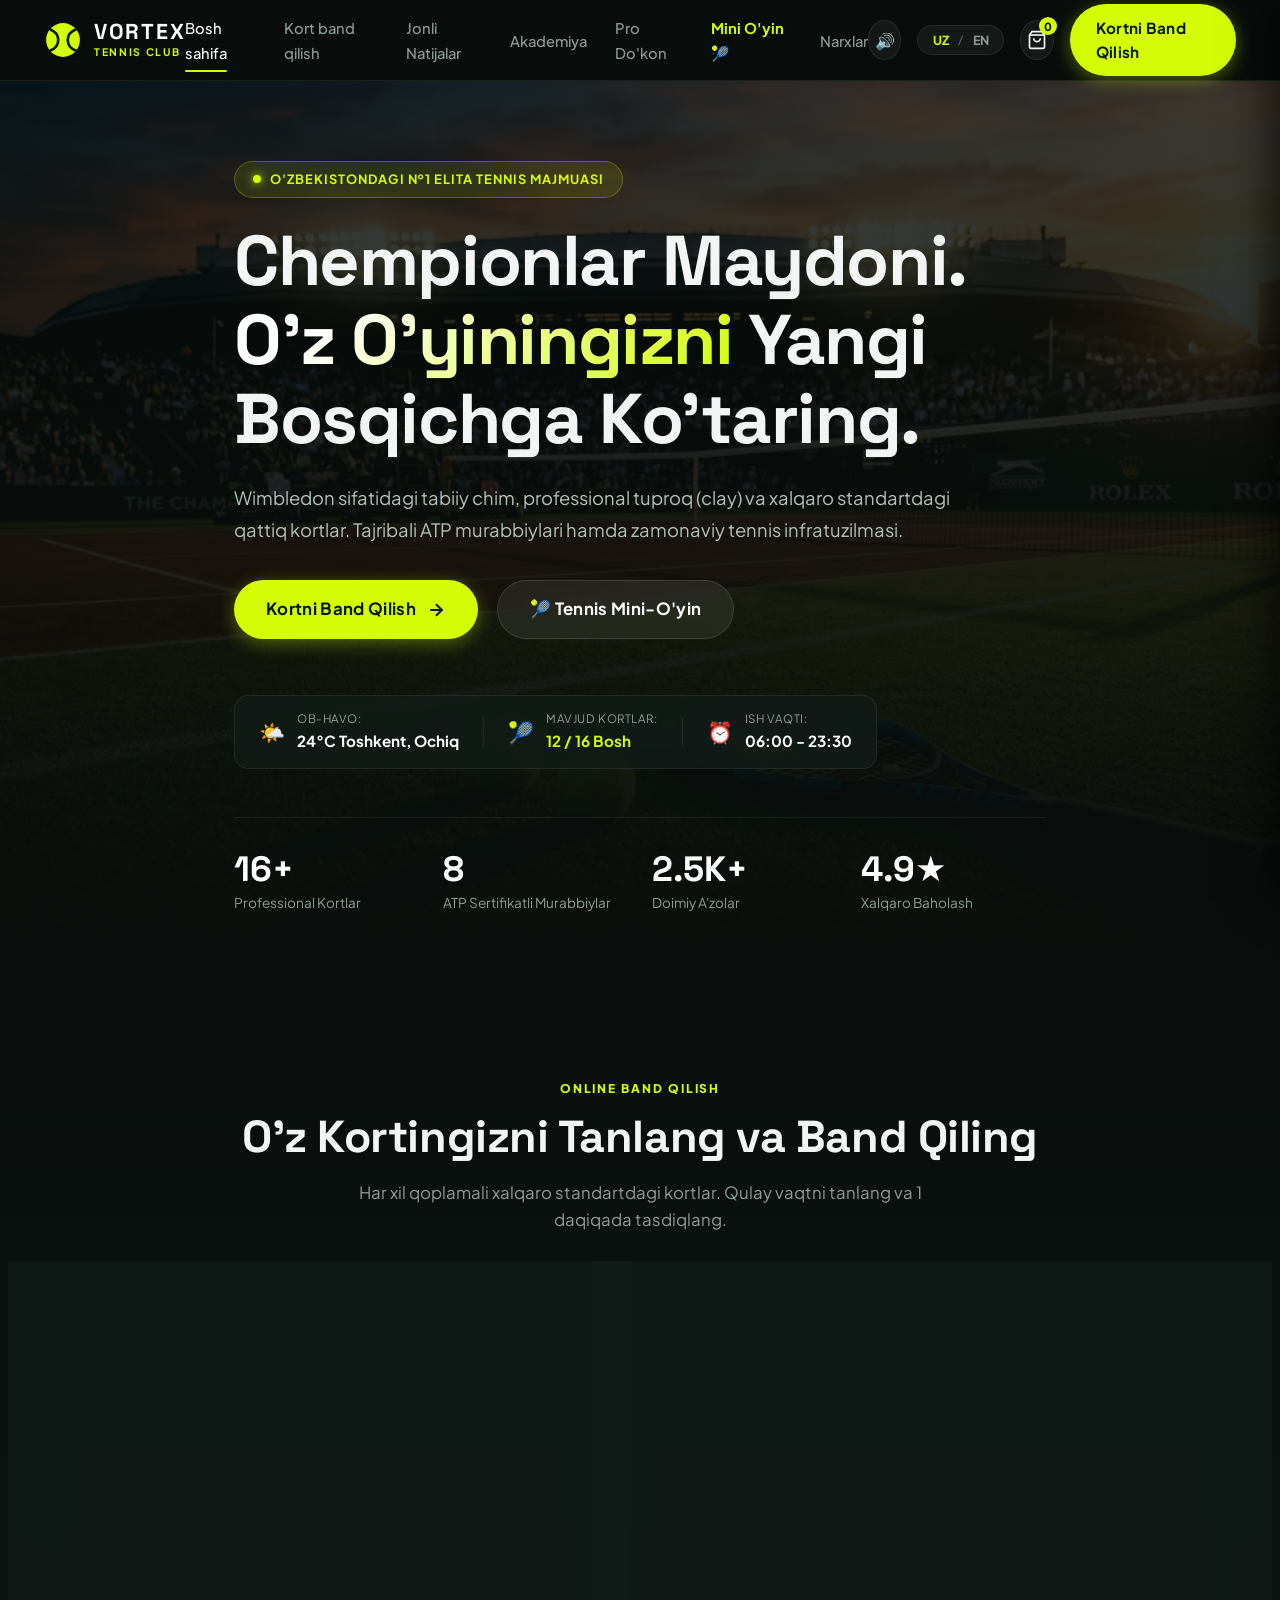
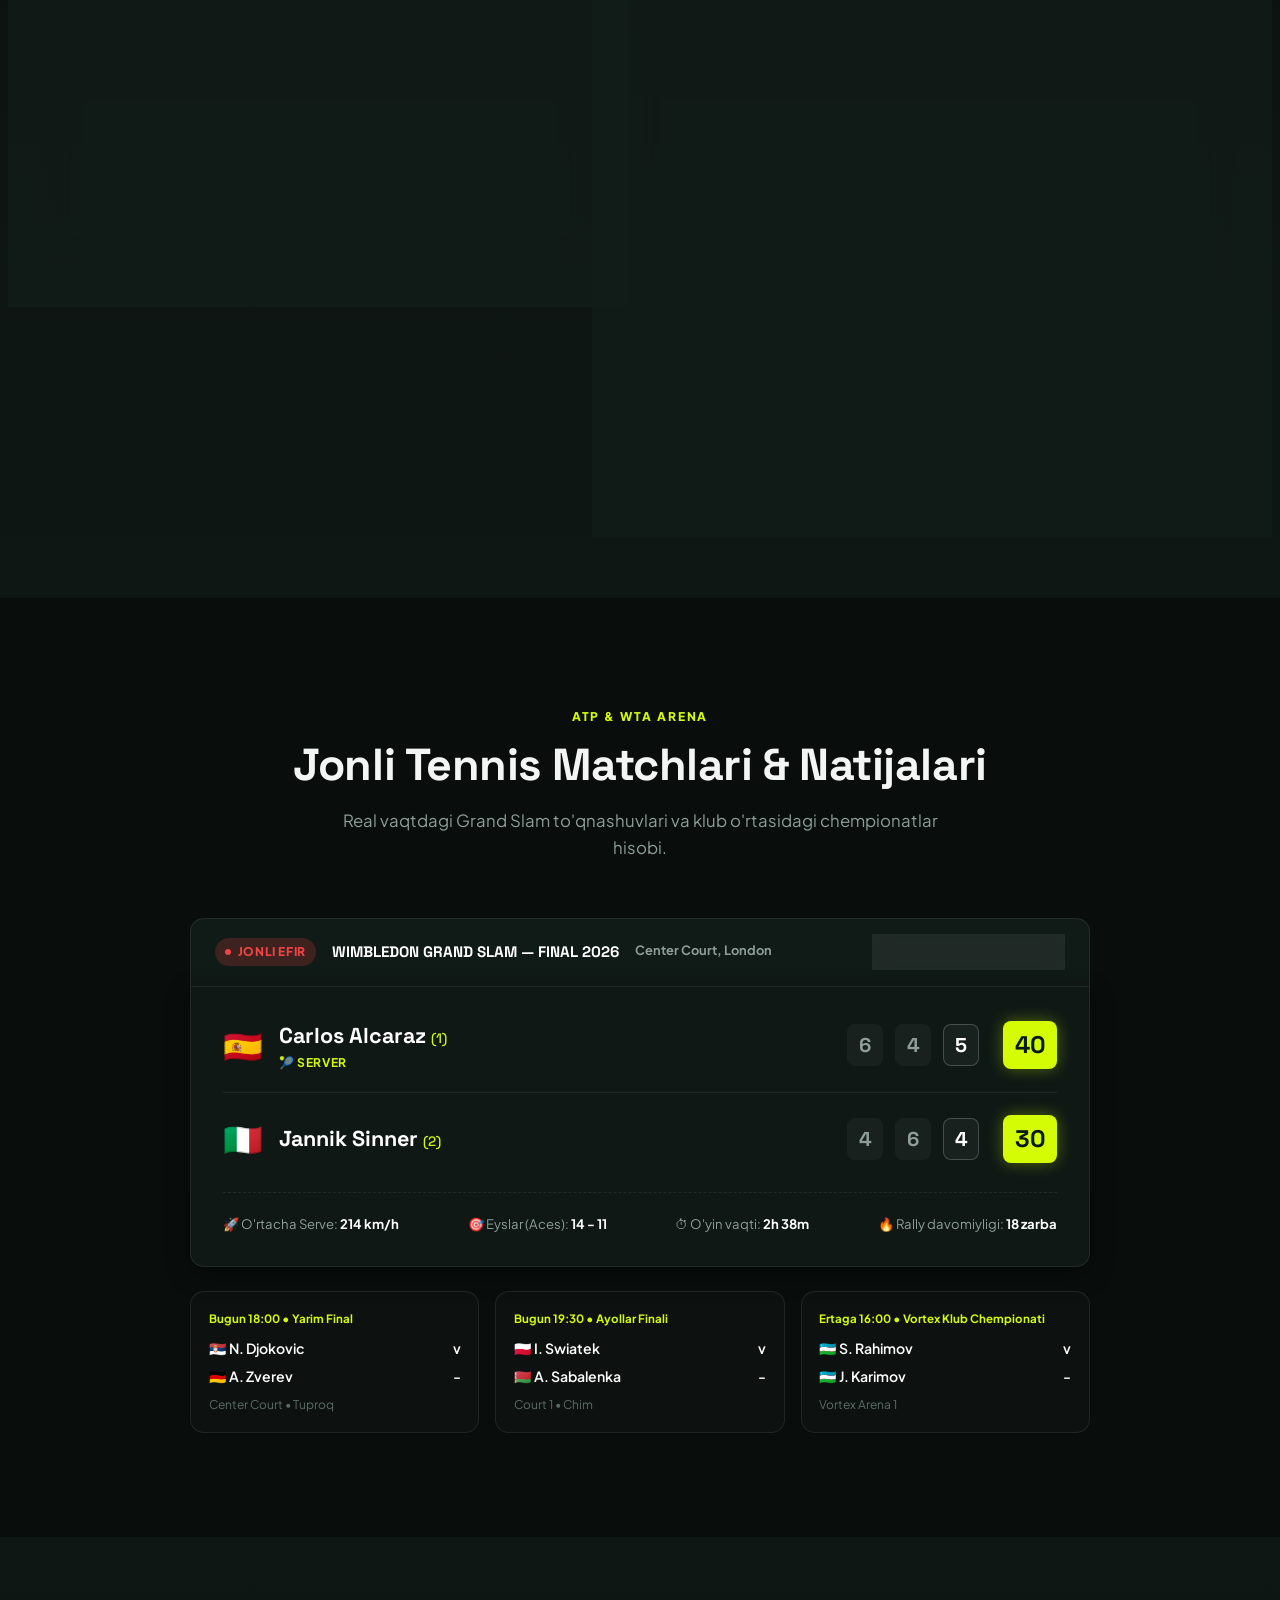
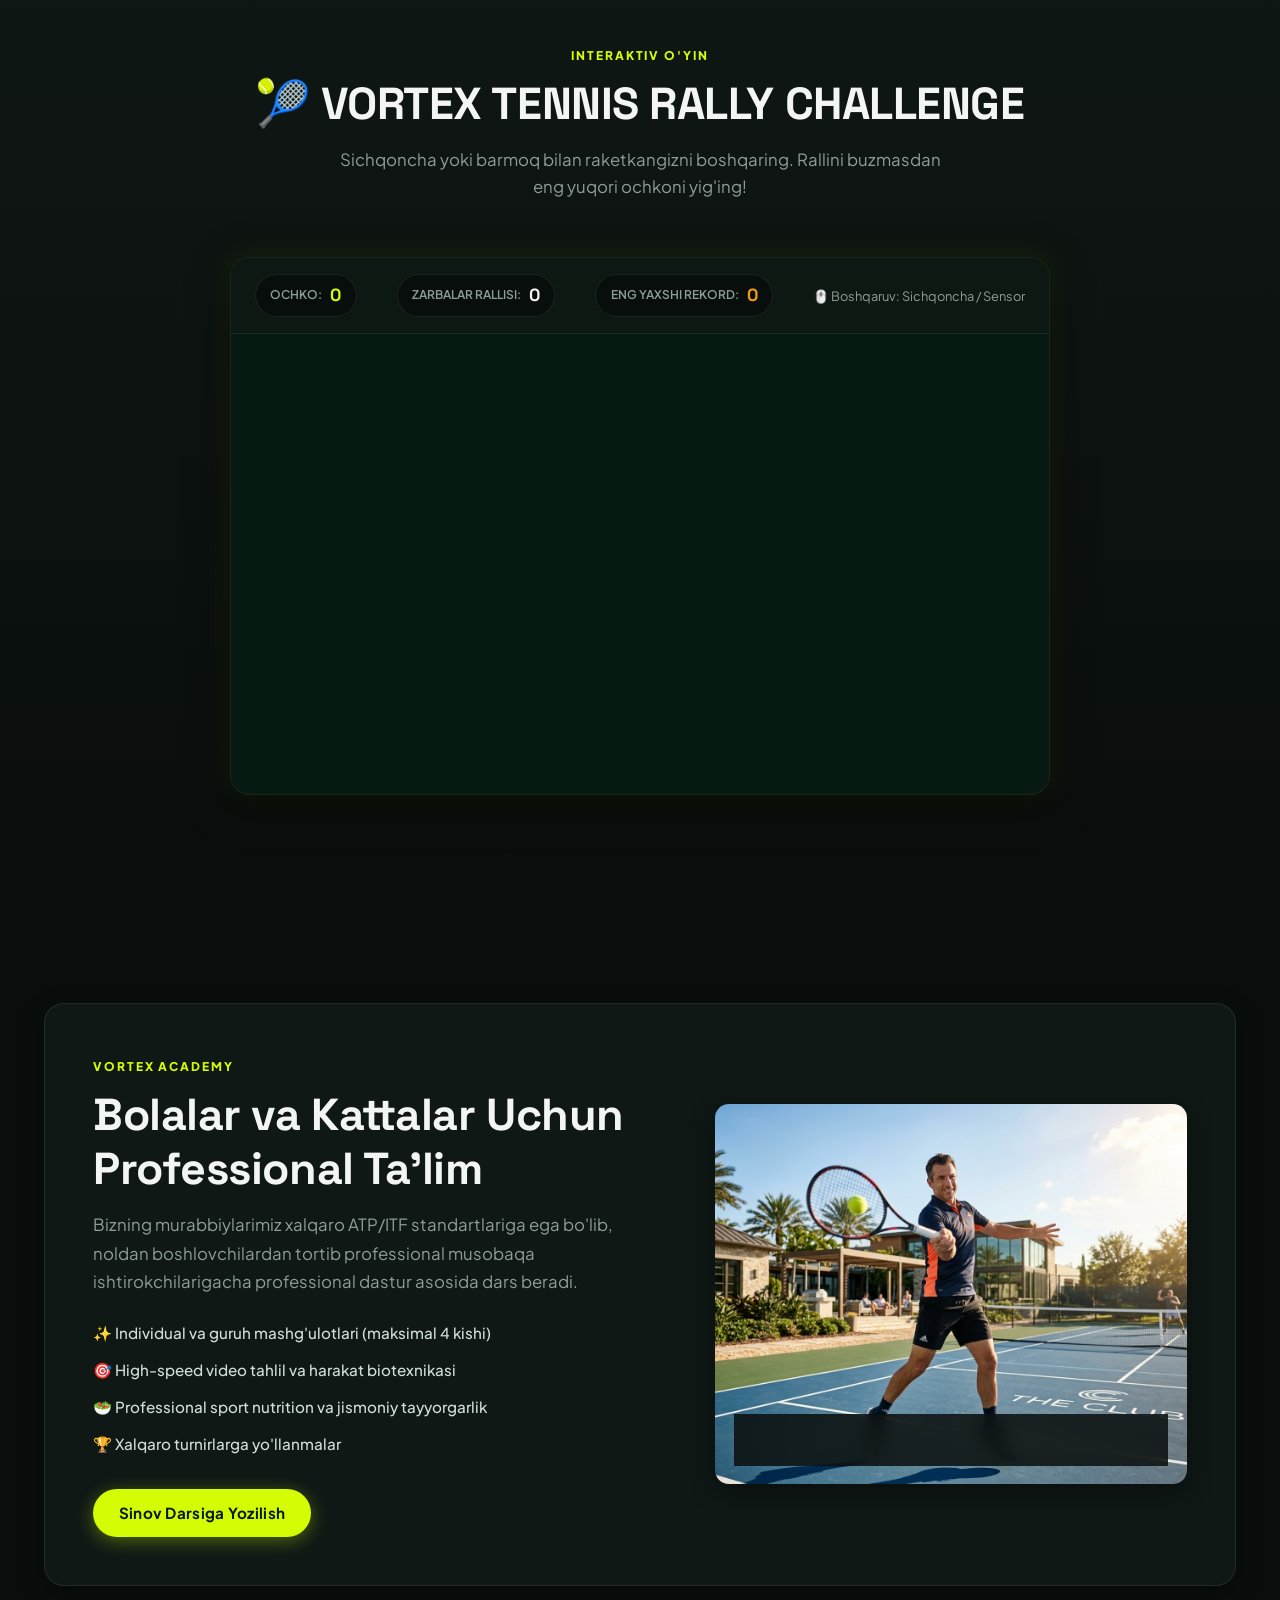
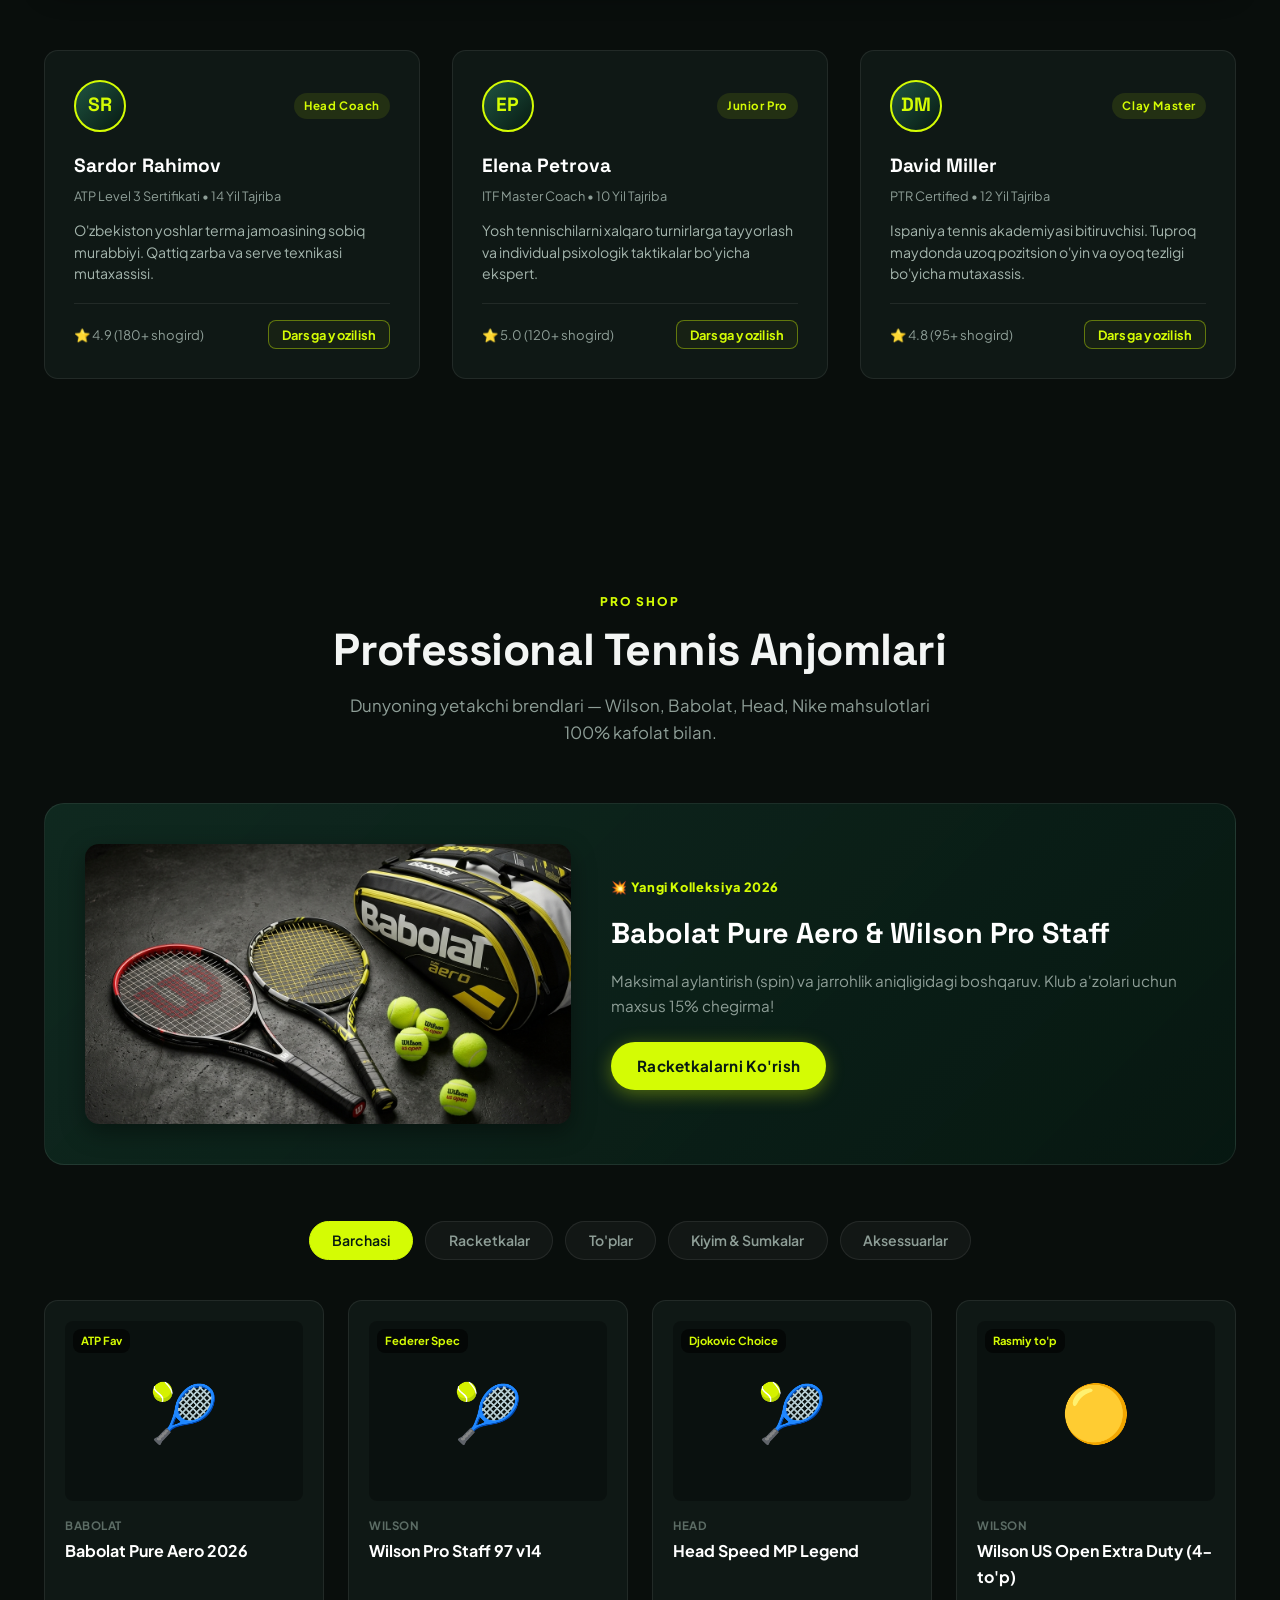
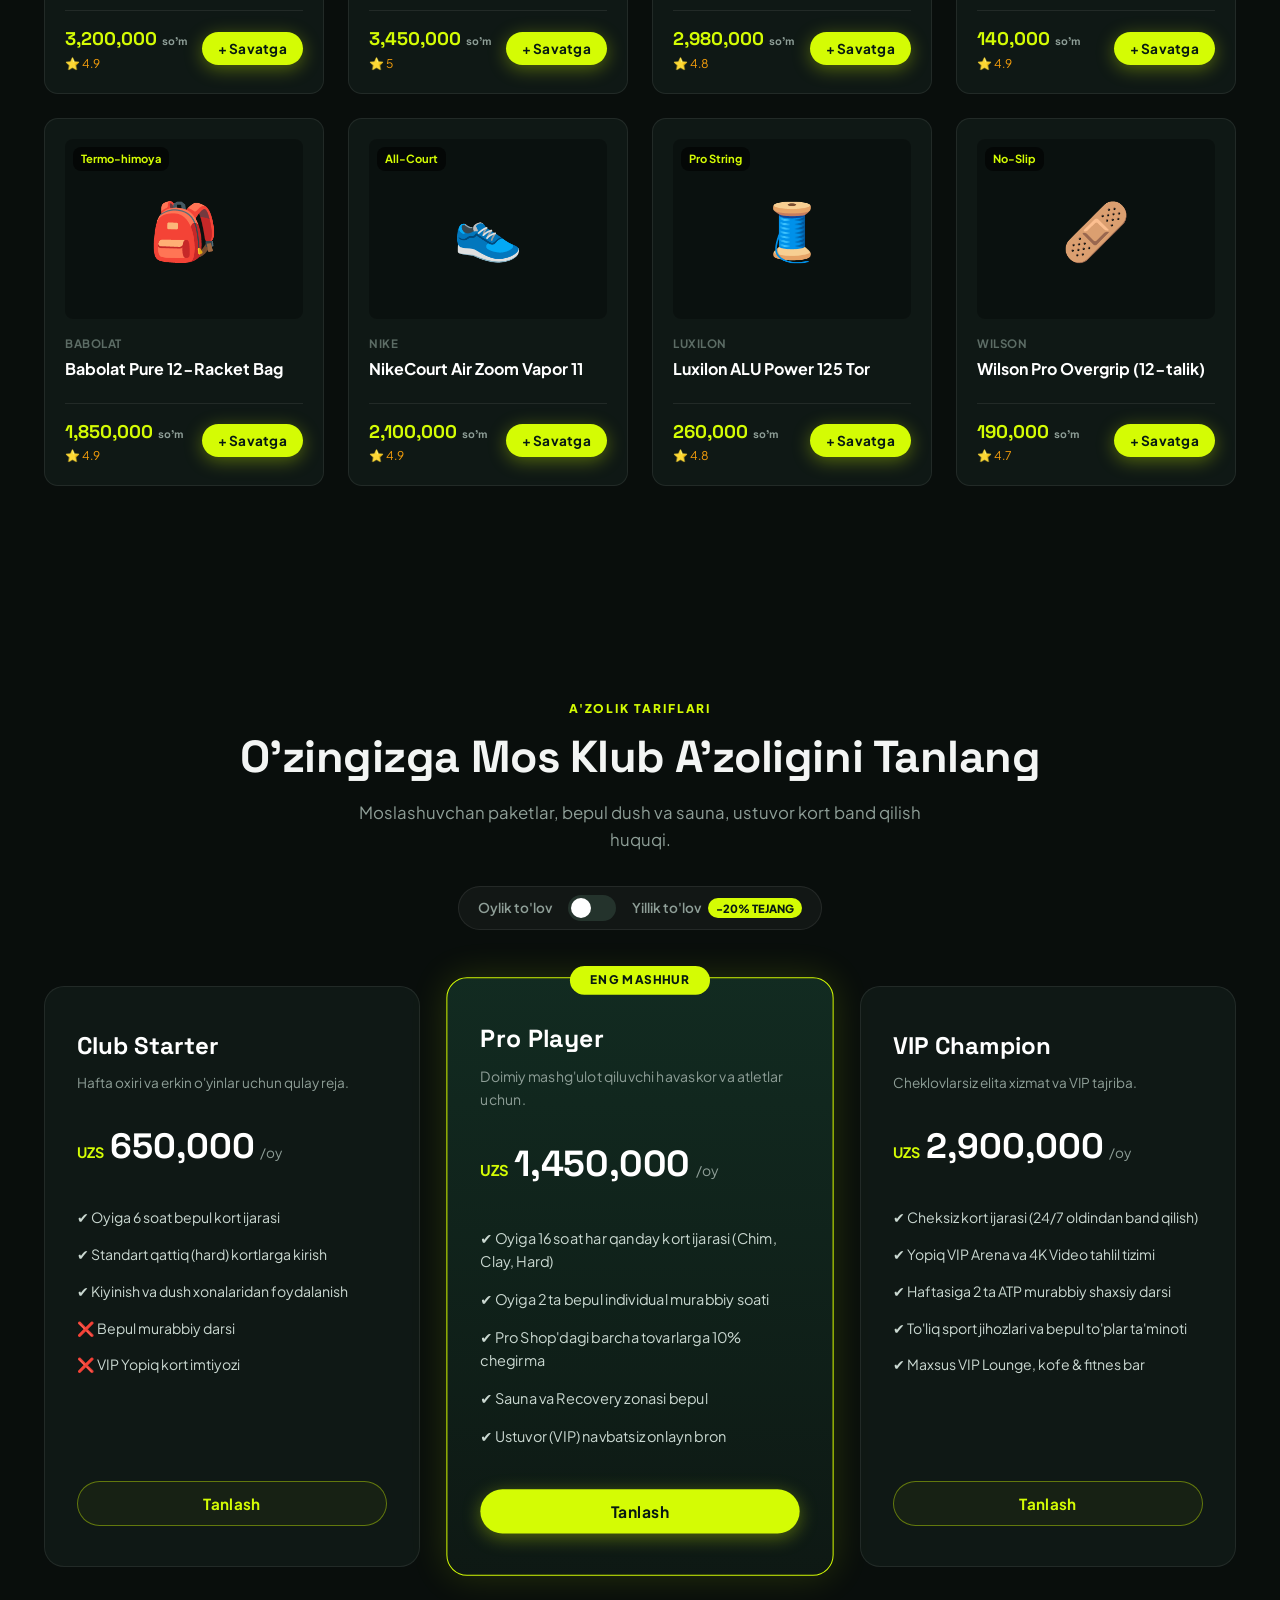
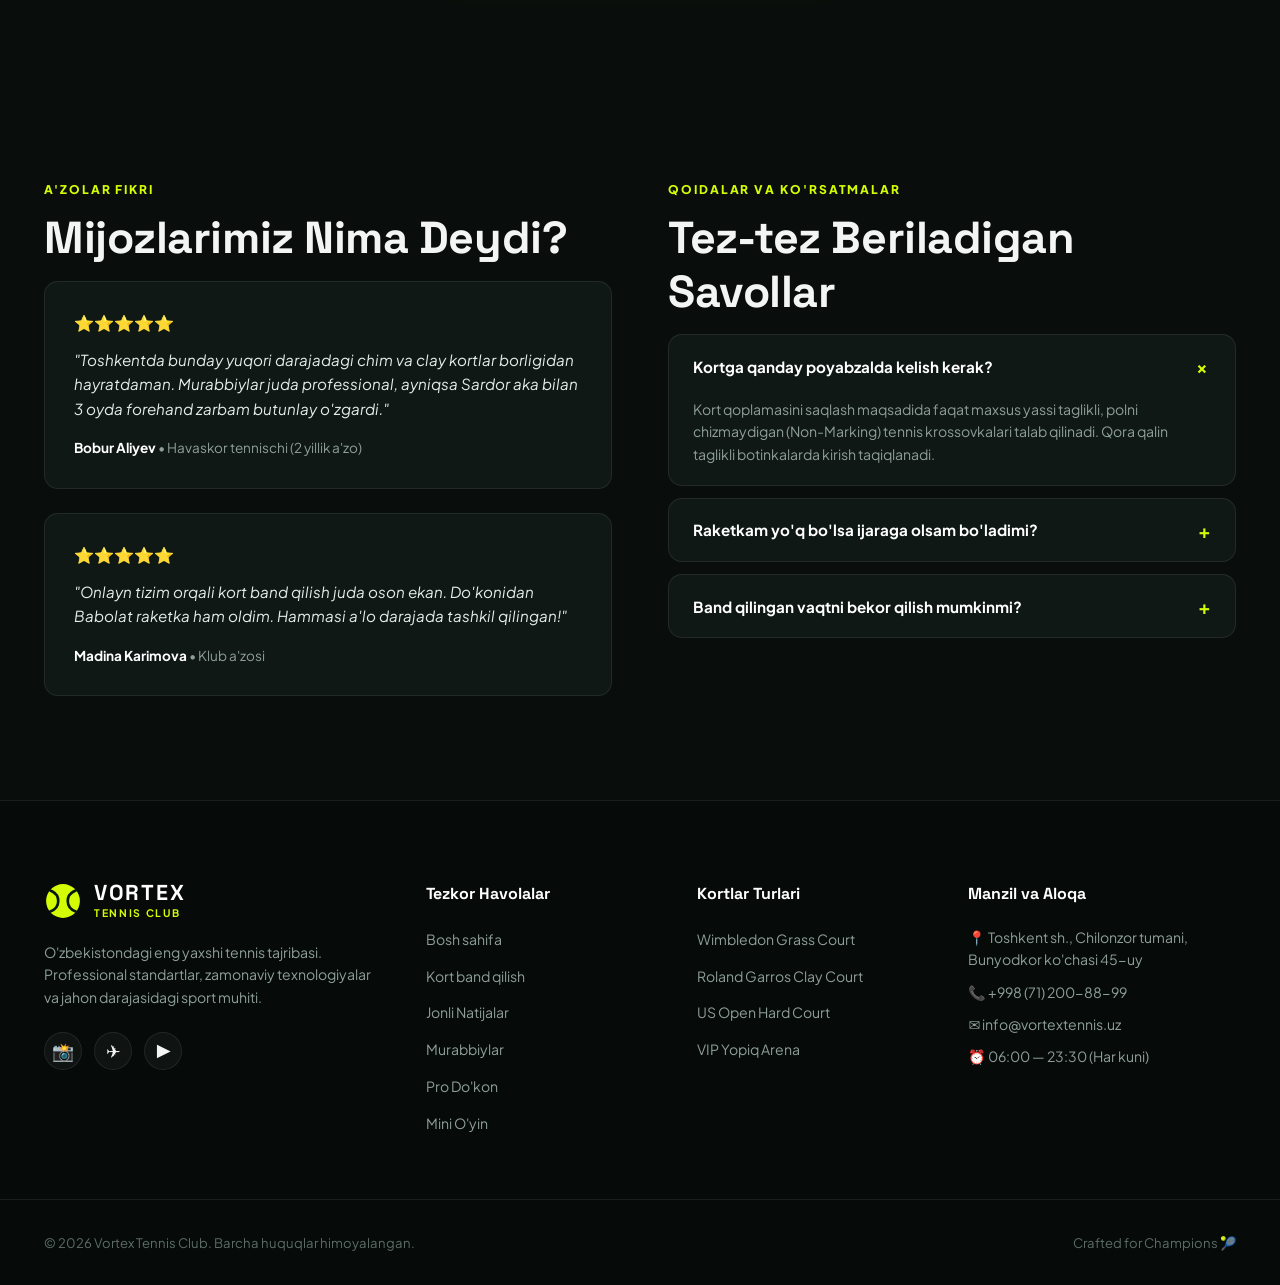
<file: Bot/index.html>
<!DOCTYPE html>
<html lang="uz">
<head>
  <meta charset="UTF-8">
  <meta name="viewport" content="width=device-width, initial-scale=1.0">
  <title>VORTEX TENNIS CLUB | Professional Tennis Klubi & Akademiya</title>
  <meta name="description" content="Vortex Tennis Club - O'zbekistondagi eng zamonaviy professional tennis klubi va akademiyasi. Kortlarni onlayn band qiling, murabbiylar bilan shug'ullaning va professional tennis anjomlarini xarid qiling.">
  <link rel="preconnect" href="https://fonts.googleapis.com">
  <link rel="preconnect" href="https://fonts.gstatic.com" client-hints>
  <link href="https://fonts.googleapis.com/css2?family=Plus+Jakarta+Sans:wght@300;400;500;600;700;800&family=Space+Grotesk:wght@600;700&display=swap" rel="stylesheet">
  <link rel="stylesheet" href="styles.css">
  <link rel="icon" href="data:image/svg+xml,<svg xmlns=%22http://www.w3.org/2000/svg%22 viewBox=%220 0 32 32%22 width=%2232%22 height=%2232%22><circle cx=%2216%22 cy=%2216%22 r=%2215%22 fill=%22%23d4fc04%22/><path d=%22M6,6 Q16,14 6,26 M26,6 Q16,14 26,26%22 fill=%22none%22 stroke=%22%2308231a%22 stroke-width=%222.5%22/></svg>">
</head>
<body class="theme-dark">

  <!-- SOUND TOGGLE & NOTIFICATIONS CONTAINER -->
  <div id="toast-container" class="toast-container"></div>

  <!-- NAVIGATION HEADER -->
  <header class="site-header" id="header">
    <div class="header-inner container">
      <a href="#" class="brand-logo" id="brandLogo">
        <div class="logo-ball-icon">
          <svg viewBox="0 0 36 36" class="tennis-ball-svg">
            <circle cx="18" cy="18" r="16" class="ball-bg" />
            <path d="M 6 8 C 16 12, 16 24, 6 28" class="ball-seam" />
            <path d="M 30 8 C 20 12, 20 24, 30 28" class="ball-seam" />
          </svg>
        </div>
        <div class="brand-text">
          <span class="brand-name">VORTEX</span>
          <span class="brand-sub">TENNIS CLUB</span>
        </div>
      </a>

      <nav class="main-nav" id="mainNav">
        <ul class="nav-links">
          <li><a href="#hero" class="nav-link active" data-i18n="nav_home">Bosh sahifa</a></li>
          <li><a href="#booking" class="nav-link" data-i18n="nav_booking">Kort band qilish</a></li>
          <li><a href="#live-scores" class="nav-link" data-i18n="nav_scores">Jonli Natijalar</a></li>
          <li><a href="#academy" class="nav-link" data-i18n="nav_academy">Akademiya</a></li>
          <li><a href="#pro-shop" class="nav-link" data-i18n="nav_shop">Pro Do'kon</a></li>
          <li><a href="#mini-game" class="nav-link nav-highlight" data-i18n="nav_game">Mini O'yin 🎾</a></li>
          <li><a href="#pricing" class="nav-link" data-i18n="nav_pricing">Narxlar</a></li>
        </ul>
      </nav>

      <div class="header-actions">
        <!-- Sound FX Button -->
        <button id="soundToggleBtn" class="action-btn icon-btn" title="Ovozni yoqish/o'chirish" aria-label="Toggle Sound">
          <span class="sound-icon-on">🔊</span>
          <span class="sound-icon-off" style="display:none;">🔇</span>
        </button>

        <!-- Language Switcher -->
        <div class="lang-switcher">
          <button id="langUzBtn" class="lang-btn active">UZ</button>
          <span class="lang-divider">/</span>
          <button id="langEnBtn" class="lang-btn">EN</button>
        </div>

        <!-- Cart Button with Counter -->
        <button id="cartBtn" class="action-btn cart-btn" aria-label="Savat">
          <svg viewBox="0 0 24 24" width="20" height="20" fill="none" stroke="currentColor" stroke-width="2">
            <path d="M6 2L3 6v14a2 2 0 0 0 2 2h14a2 2 0 0 0 2-2V6l-3-4z"/>
            <line x1="3" y1="6" x2="21" y2="6"/>
            <path d="M16 10a4 4 0 0 1-8 0"/>
          </svg>
          <span id="cartCountBadge" class="cart-badge">0</span>
        </button>

        <!-- Primary CTA -->
        <a href="#booking" class="btn btn-primary header-cta" data-i18n="book_now_btn">Kortni Band Qilish</a>

        <!-- Mobile Menu Hamburger -->
        <button id="mobileMenuBtn" class="mobile-toggle" aria-label="Menyu">
          <span></span>
          <span></span>
          <span></span>
        </button>
      </div>
    </div>
  </header>

  <main>
    <!-- HERO SECTION -->
    <section class="hero-section" id="hero">
      <div class="hero-bg-wrapper">
        <img src="images/hero-court.jpg" alt="Vortex Championship Tennis Court" class="hero-bg-img" id="heroBgImage">
        <div class="hero-overlay"></div>
      </div>

      <div class="hero-content container">
        <div class="hero-badge">
          <span class="badge-pulse"></span>
          <span data-i18n="hero_badge">O'ZBEKISTONDAGI №1 ELITA TENNIS MAJMUASI</span>
        </div>

        <h1 class="hero-title" data-i18n="hero_title">
          Chempionlar Maydoni. <br>
          <span class="text-gradient">O'z O'yiningizni</span> Yangi Bosqichga Ko'taring.
        </h1>

        <p class="hero-desc" data-i18n="hero_desc">
          Wimbledon sifatidagi tabiiy chim, professional tuproq (clay) va xalqaro standartdagi qattiq kortlar. Tajribali ATP murabbiylari hamda zamonaviy tennis infratuzilmasi.
        </p>

        <div class="hero-actions">
          <a href="#booking" class="btn btn-primary btn-lg" id="heroBookCta" data-i18n="hero_cta_book">
            <span>Kortni Band Qilish</span>
            <svg width="20" height="20" viewBox="0 0 24 24" fill="none" stroke="currentColor" stroke-width="2.5"><path d="M5 12h14M12 5l7 7-7 7"/></svg>
          </a>
          <a href="#mini-game" class="btn btn-glass btn-lg" id="heroGameCta" data-i18n="hero_cta_game">
            <span>🎾 Tennis Mini-O'yin</span>
          </a>
        </div>

        <!-- Real-time Live Conditions Banner -->
        <div class="court-live-bar">
          <div class="live-item">
            <span class="live-icon">🌤️</span>
            <div>
              <span class="live-label" data-i18n="weather_lbl">Ob-havo:</span>
              <strong class="live-val">24°C Toshkent, Ochiq</strong>
            </div>
          </div>
          <div class="live-divider"></div>
          <div class="live-item">
            <span class="live-icon">🎾</span>
            <div>
              <span class="live-label" data-i18n="courts_open_lbl">Mavjud Kortlar:</span>
              <strong class="live-val text-neon" id="availableCourtsCount">12 / 16 Bosh</strong>
            </div>
          </div>
          <div class="live-divider"></div>
          <div class="live-item">
            <span class="live-icon">⏰</span>
            <div>
              <span class="live-label" data-i18n="hours_lbl">Ish Vaqti:</span>
              <strong class="live-val">06:00 - 23:30</strong>
            </div>
          </div>
        </div>

        <!-- Quick Stats -->
        <div class="hero-stats-grid">
          <div class="stat-card">
            <div class="stat-number">16+</div>
            <div class="stat-text" data-i18n="stat_courts">Professional Kortlar</div>
          </div>
          <div class="stat-card">
            <div class="stat-number">8</div>
            <div class="stat-text" data-i18n="stat_coaches">ATP Sertifikatli Murabbiylar</div>
          </div>
          <div class="stat-card">
            <div class="stat-number">2.5K+</div>
            <div class="stat-text" data-i18n="stat_members">Doimiy A'zolar</div>
          </div>
          <div class="stat-card">
            <div class="stat-number">4.9★</div>
            <div class="stat-text" data-i18n="stat_rating">Xalqaro Baholash</div>
          </div>
        </div>
      </div>
    </section>

    <!-- INTERACTIVE COURT BOOKING WIZARD -->
    <section class="section booking-section" id="booking">
      <div class="container">
        <div class="section-header text-center">
          <span class="section-tag" data-i18n="booking_tag">ONLINE BAND QILISH</span>
          <h2 class="section-title" data-i18n="booking_title">O'z Kortingizni Tanlang va Band Qiling</h2>
          <p class="section-subtitle" data-i18n="booking_subtitle">Har xil qoplamali xalqaro standartdagi kortlar. Qulay vaqtni tanlang va 1 daqiqada tasdiqlang.</p>
        </div>

        <div class="booking-grid">
          <!-- Step 1: Court Type Selection -->
          <div class="booking-card court-select-card">
            <h3 class="card-step-title"><span class="step-num">1</span> <span data-i18n="step1_title">Kort turini tanlang</span></h3>
            
            <div class="court-cards-list" id="courtList">
              <div class="court-choice active" data-court="grass" data-price="200000">
                <div class="court-color-badge grass-badge"></div>
                <div class="court-info">
                  <div class="court-name">Wimbledon Chim Korti (Grass)</div>
                  <div class="court-desc">Klassik tabiiy maysa, to'pning tez va past sakrashi. Grand Slam darajasi.</div>
                </div>
                <div class="court-price">200,000 <small>so'm/soat</small></div>
              </div>

              <div class="court-choice" data-court="clay" data-price="180000">
                <div class="court-color-badge clay-badge"></div>
                <div class="court-info">
                  <div class="court-name">Roland Garros Tuproq Korti (Clay)</div>
                  <div class="court-desc">Haqiqiy qizil kukunli tuproq, uzoq ralli va sirpanish taktikasi uchun a'lo.</div>
                </div>
                <div class="court-price">180,000 <small>so'm/soat</small></div>
              </div>

              <div class="court-choice" data-court="hard" data-price="150000">
                <div class="court-color-badge hard-badge"></div>
                <div class="court-info">
                  <div class="court-name">US Open Qattiq Kort (Hard Court)</div>
                  <div class="court-desc">Akril qoplamali zamonaviy maydon, bir tekis va mukammal dinamika.</div>
                </div>
                <div class="court-price">150,000 <small>so'm/soat</small></div>
              </div>

              <div class="court-choice" data-court="indoor" data-price="250000">
                <div class="court-color-badge indoor-badge"></div>
                <div class="court-info">
                  <div class="court-name">VIP Yopiq Arena (Indoor Climate)</div>
                  <div class="court-desc">To'liq konditsionerlangan, 4K video-tahlil va dush xonalari bilan.</div>
                </div>
                <div class="court-price">250,000 <small>so'm/soat</small></div>
              </div>
            </div>
          </div>

          <!-- Step 2: Date, Time & Add-ons -->
          <div class="booking-card details-card">
            <h3 class="card-step-title"><span class="step-num">2</span> <span data-i18n="step2_title">Sana va vaqtni belgilang</span></h3>

            <!-- Date Selector -->
            <div class="form-group">
              <label class="form-label" data-i18n="date_label">O'yin kuni:</label>
              <div class="date-chips" id="dateChips">
                <button type="button" class="date-chip active" data-date-offset="0">
                  <span class="day-name" data-i18n="date_today">Bugun</span>
                  <span class="day-val" id="todayDateStr">08 Okt</span>
                </button>
                <button type="button" class="date-chip" data-date-offset="1">
                  <span class="day-name" data-i18n="date_tomorrow">Ertaga</span>
                  <span class="day-val" id="tomorrowDateStr">09 Okt</span>
                </button>
                <button type="button" class="date-chip" data-date-offset="2">
                  <span class="day-name" id="dayAfterDayName">Shanba</span>
                  <span class="day-val" id="dayAfterDateStr">10 Okt</span>
                </button>
              </div>
            </div>

            <!-- Time Slots Grid -->
            <div class="form-group">
              <label class="form-label" data-i18n="time_label">Vaqt oralig'i (1.5 soat):</label>
              <div class="time-slots-grid" id="timeSlotsGrid">
                <button type="button" class="time-slot" data-time="07:00 - 08:30">07:00</button>
                <button type="button" class="time-slot" data-time="08:30 - 10:00">08:30</button>
                <button type="button" class="time-slot active" data-time="10:00 - 11:30">10:00</button>
                <button type="button" class="time-slot occupied" disabled title="Band qilingan">11:30 (Band)</button>
                <button type="button" class="time-slot" data-time="14:00 - 15:30">14:00</button>
                <button type="button" class="time-slot" data-time="16:00 - 17:30">16:00</button>
                <button type="button" class="time-slot" data-time="18:00 - 19:30">18:00</button>
                <button type="button" class="time-slot" data-time="20:00 - 21:30">20:00</button>
              </div>
            </div>

            <!-- Addon options -->
            <div class="form-group">
              <label class="form-label" data-i18n="addons_label">Qo'shimcha xizmatlar:</label>
              <div class="addons-list">
                <label class="addon-checkbox">
                  <input type="checkbox" id="addonRacket" value="30000">
                  <span class="check-box-custom"></span>
                  <span class="addon-title" data-i18n="addon_racket">Babolat / Wilson Racketka ijarasi</span>
                  <span class="addon-price">+30,000 so'm</span>
                </label>
                <label class="addon-checkbox">
                  <input type="checkbox" id="addonCoach" value="120000">
                  <span class="check-box-custom"></span>
                  <span class="addon-title" data-i18n="addon_coach">Shaxsiy murabbiy yordami (1 soat)</span>
                  <span class="addon-price">+120,000 so'm</span>
                </label>
                <label class="addon-checkbox">
                  <input type="checkbox" id="addonBalls" value="20000" checked>
                  <span class="check-box-custom"></span>
                  <span class="addon-title" data-i18n="addon_balls">Yangi to'plar savati (6 dona)</span>
                  <span class="addon-price">+20,000 so'm</span>
                </label>
              </div>
            </div>

            <!-- Booking Order Summary & Confirm -->
            <div class="booking-summary-box">
              <div class="summary-line">
                <span data-i18n="sum_court">Tanlangan kort:</span>
                <strong id="sumCourtName">Wimbledon Chim Korti</strong>
              </div>
              <div class="summary-line">
                <span data-i18n="sum_slot">Vaqt:</span>
                <strong id="sumTimeSlot">Bugun, 10:00 - 11:30</strong>
              </div>
              <div class="summary-divider"></div>
              <div class="summary-total">
                <span data-i18n="sum_total">Jami to'lov:</span>
                <span class="total-amount" id="sumTotalPrice">220,000 so'm</span>
              </div>

              <button type="button" class="btn btn-primary btn-block" id="confirmBookingBtn" data-i18n="confirm_booking_btn">
                Band Qilishni Tasdiqlash
              </button>
            </div>
          </div>
        </div>
      </div>
    </section>

    <!-- LIVE GRAND SLAM & MATCH SCORES -->
    <section class="section live-scores-section" id="live-scores">
      <div class="container">
        <div class="section-header text-center">
          <span class="section-tag" data-i18n="scores_tag">ATP & WTA ARENA</span>
          <h2 class="section-title" data-i18n="scores_title">Jonli Tennis Matchlari & Natijalari</h2>
          <p class="section-subtitle" data-i18n="scores_subtitle">Real vaqtdagi Grand Slam to'qnashuvlari va klub o'rtasidagi chempionatlar hisobi.</p>
        </div>

        <div class="scores-container">
          <!-- Tournament Banner -->
          <div class="live-match-header">
            <div class="tournament-info">
              <span class="status-live"><span class="blink-dot"></span> JONLI EFIR</span>
              <span class="tournament-title">WIMBLEDON GRAND SLAM — FINAL 2026</span>
              <span class="court-name">Center Court, London</span>
            </div>
            <button class="btn btn-sm btn-glass" id="simulatePointBtn" data-i18n="sim_point_btn">⚡ O'yinni Jonli Tebrating</button>
          </div>

          <!-- Featured Match Scoreboard -->
          <div class="scoreboard-main">
            <!-- Player 1 -->
            <div class="player-row" id="player1Row">
              <div class="player-profile">
                <div class="player-flag">🇪🇸</div>
                <div class="player-details">
                  <div class="player-name">Carlos Alcaraz <span class="seed">(1)</span></div>
                  <div class="player-serve" id="p1Serve">🎾 Server</div>
                </div>
              </div>
              <div class="sets-scores">
                <span class="set-val">6</span>
                <span class="set-val">4</span>
                <span class="set-val set-current" id="p1CurrentSet">5</span>
              </div>
              <div class="game-points-box" id="p1Points">40</div>
            </div>

            <div class="scoreboard-separator"></div>

            <!-- Player 2 -->
            <div class="player-row" id="player2Row">
              <div class="player-profile">
                <div class="player-flag">🇮🇹</div>
                <div class="player-details">
                  <div class="player-name">Jannik Sinner <span class="seed">(2)</span></div>
                  <div class="player-serve hidden" id="p2Serve">🎾 Server</div>
                </div>
              </div>
              <div class="sets-scores">
                <span class="set-val">4</span>
                <span class="set-val">6</span>
                <span class="set-val set-current" id="p2CurrentSet">4</span>
              </div>
              <div class="game-points-box" id="p2Points">30</div>
            </div>

            <!-- Match stats ticker -->
            <div class="match-ticker">
              <span class="ticker-stat">🚀 O'rtacha Serve: <strong>214 km/h</strong></span>
              <span class="ticker-stat">🎯 Eyslar (Aces): <strong>14 - 11</strong></span>
              <span class="ticker-stat">⏱ O'yin vaqti: <strong>2h 38m</strong></span>
              <span class="ticker-stat">🔥 Rally davomiyligi: <strong id="liveRallyCounter">18 zarba</strong></span>
            </div>
          </div>

          <!-- Upcoming Matches Mini Grid -->
          <div class="upcoming-matches-grid">
            <div class="mini-match-card">
              <div class="match-time-tag" data-i18n="match_time_1">Bugun 18:00 • Yarim Final</div>
              <div class="mini-players">
                <div class="p-line"><span>🇷🇸 N. Djokovic</span> <span class="score-pre">v</span></div>
                <div class="p-line"><span>🇩🇪 A. Zverev</span> <span class="score-pre">-</span></div>
              </div>
              <div class="court-sub">Center Court • Tuproq</div>
            </div>

            <div class="mini-match-card">
              <div class="match-time-tag" data-i18n="match_time_2">Bugun 19:30 • Ayollar Finali</div>
              <div class="mini-players">
                <div class="p-line"><span>🇵🇱 I. Swiatek</span> <span class="score-pre">v</span></div>
                <div class="p-line"><span>🇧🇾 A. Sabalenka</span> <span class="score-pre">-</span></div>
              </div>
              <div class="court-sub">Court 1 • Chim</div>
            </div>

            <div class="mini-match-card">
              <div class="match-time-tag" data-i18n="match_time_3">Ertaga 16:00 • Vortex Klub Chempionati</div>
              <div class="mini-players">
                <div class="p-line"><span>🇺🇿 S. Rahimov</span> <span class="score-pre">v</span></div>
                <div class="p-line"><span>🇺🇿 J. Karimov</span> <span class="score-pre">-</span></div>
              </div>
              <div class="court-sub">Vortex Arena 1</div>
            </div>
          </div>
        </div>
      </div>
    </section>

    <!-- INTERACTIVE MINI TENNIS CANVAS GAME -->
    <section class="section mini-game-section" id="mini-game">
      <div class="container">
        <div class="section-header text-center">
          <span class="section-tag" data-i18n="game_tag">INTERAKTIV O'YIN</span>
          <h2 class="section-title" data-i18n="game_title">🎾 VORTEX TENNIS RALLY CHALLENGE</h2>
          <p class="section-subtitle" data-i18n="game_subtitle">Sichqoncha yoki barmoq bilan raketkangizni boshqaring. Rallini buzmasdan eng yuqori ochkoni yig'ing!</p>
        </div>

        <div class="game-wrapper">
          <div class="game-top-bar">
            <div class="game-stat-pill">
              <span class="pill-label" data-i18n="game_score_lbl">Ochko:</span>
              <span class="pill-val text-neon" id="gameScoreDisplay">0</span>
            </div>
            <div class="game-stat-pill">
              <span class="pill-label" data-i18n="game_streak_lbl">Zarbalar Rallisi:</span>
              <span class="pill-val" id="gameStreakDisplay">0</span>
            </div>
            <div class="game-stat-pill">
              <span class="pill-label" data-i18n="game_best_lbl">Eng Yaxshi Rekord:</span>
              <span class="pill-val text-gold" id="gameBestDisplay">0</span>
            </div>
            <div class="game-controls-help">
              <span class="key-hint">🖱️ Boshqaruv: Sichqoncha / Sensor</span>
            </div>
          </div>

          <div class="canvas-container">
            <canvas id="tennisCanvas" width="800" height="450"></canvas>
            <div class="game-overlay" id="gameOverOverlay" style="display: none;">
              <div class="overlay-modal">
                <h3 class="overlay-title" id="overlayTitle">OUT! O'yin Yakunlandi</h3>
                <p class="overlay-score-msg">To'plangan ochko: <strong id="overlayScore">0</strong></p>
                <button class="btn btn-primary btn-lg" id="restartGameBtn" data-i18n="restart_game_btn">Qaytadan O'ynash 🎾</button>
              </div>
            </div>
            <div class="game-start-overlay" id="gameStartOverlay">
              <div class="overlay-modal">
                <div class="trophy-icon">🏆</div>
                <h3 class="overlay-title">VORTEX TENNIS KORTIDA O'YNA!</h3>
                <p class="overlay-subtitle">Raketkani chapga/o'ngga siljiting va to'pni raqib tomoniga qaytaring.</p>
                <button class="btn btn-primary btn-lg" id="startGameBtn" data-i18n="start_game_btn">O'yinni Boshlash 🚀</button>
              </div>
            </div>
          </div>
        </div>
      </div>
    </section>

    <!-- TENNIS ACADEMY & COACHES -->
    <section class="section academy-section" id="academy">
      <div class="container">
        <div class="academy-highlight-box">
          <div class="academy-content">
            <span class="section-tag" data-i18n="academy_tag">VORTEX ACADEMY</span>
            <h2 class="section-title" data-i18n="academy_title">Bolalar va Kattalar Uchun Professional Ta'lim</h2>
            <p class="academy-desc" data-i18n="academy_desc">
              Bizning murabbiylarimiz xalqaro ATP/ITF standartlariga ega bo'lib, noldan boshlovchilardan tortib professional musobaqa ishtirokchilarigacha professional dastur asosida dars beradi.
            </p>
            <ul class="academy-perks">
              <li>✨ Individual va guruh mashg'ulotlari (maksimal 4 kishi)</li>
              <li>🎯 High-speed video tahlil va harakat biotexnikasi</li>
              <li>🥗 Professional sport nutrition va jismoniy tayyorgarlik</li>
              <li>🏆 Xalqaro turnirlarga yo'llanmalar</li>
            </ul>
            <div class="academy-actions">
              <a href="#booking" class="btn btn-primary" data-i18n="academy_enroll_btn">Sinov Darsiga Yozilish</a>
            </div>
          </div>
          <div class="academy-visual">
            <img src="images/coach-action.jpg" alt="Vortex Tennis Master Coach" class="academy-img">
            <div class="coach-badge-float">
              <strong>12+ Yillik</strong> Tajribaga ega Head Coach
            </div>
          </div>
        </div>

        <!-- Coach Cards Grid -->
        <div class="coaches-grid">
          <div class="coach-card">
            <div class="coach-avatar-wrapper">
              <div class="coach-initials">SR</div>
              <span class="coach-badge-type">Head Coach</span>
            </div>
            <div class="coach-info">
              <h4 class="coach-name">Sardor Rahimov</h4>
              <div class="coach-rank">ATP Level 3 Sertifikati • 14 Yil Tajriba</div>
              <p class="coach-bio">O'zbekiston yoshlar terma jamoasining sobiq murabbiyi. Qattiq zarba va serve texnikasi mutaxassisi.</p>
              <div class="coach-meta">
                <span>⭐ 4.9 (180+ shogird)</span>
                <button class="btn btn-xs btn-outline coach-book-btn" data-coach="Sardor Rahimov">Darsga yozilish</button>
              </div>
            </div>
          </div>

          <div class="coach-card">
            <div class="coach-avatar-wrapper">
              <div class="coach-initials">EP</div>
              <span class="coach-badge-type">Junior Pro</span>
            </div>
            <div class="coach-info">
              <h4 class="coach-name">Elena Petrova</h4>
              <div class="coach-rank">ITF Master Coach • 10 Yil Tajriba</div>
              <p class="coach-bio">Yosh tennischilarni xalqaro turnirlarga tayyorlash va individual psixologik taktikalar bo'yicha ekspert.</p>
              <div class="coach-meta">
                <span>⭐ 5.0 (120+ shogird)</span>
                <button class="btn btn-xs btn-outline coach-book-btn" data-coach="Elena Petrova">Darsga yozilish</button>
              </div>
            </div>
          </div>

          <div class="coach-card">
            <div class="coach-avatar-wrapper">
              <div class="coach-initials">DM</div>
              <span class="coach-badge-type">Clay Master</span>
            </div>
            <div class="coach-info">
              <h4 class="coach-name">David Miller</h4>
              <div class="coach-rank">PTR Certified • 12 Yil Tajriba</div>
              <p class="coach-bio">Ispaniya tennis akademiyasi bitiruvchisi. Tuproq maydonda uzoq pozitsion o'yin va oyoq tezligi bo'yicha mutaxassis.</p>
              <div class="coach-meta">
                <span>⭐ 4.8 (95+ shogird)</span>
                <button class="btn btn-xs btn-outline coach-book-btn" data-coach="David Miller">Darsga yozilish</button>
              </div>
            </div>
          </div>
        </div>
      </div>
    </section>

    <!-- PRO SHOP & GEAR SECTION -->
    <section class="section pro-shop-section" id="pro-shop">
      <div class="container">
        <div class="section-header text-center">
          <span class="section-tag" data-i18n="shop_tag">PRO SHOP</span>
          <h2 class="section-title" data-i18n="shop_title">Professional Tennis Anjomlari</h2>
          <p class="section-subtitle" data-i18n="shop_subtitle">Dunyoning yetakchi brendlari — Wilson, Babolat, Head, Nike mahsulotlari 100% kafolat bilan.</p>
        </div>

        <!-- Shop banner -->
        <div class="shop-featured-banner">
          <div class="banner-img-box">
            <img src="images/gear-rackets.jpg" alt="Wilson and Babolat Rackets" class="shop-banner-img">
          </div>
          <div class="banner-content">
            <div class="banner-promo-tag">💥 Yangi Kolleksiya 2026</div>
            <h3 class="banner-heading">Babolat Pure Aero & Wilson Pro Staff</h3>
            <p class="banner-text">Maksimal aylantirish (spin) va jarrohlik aniqligidagi boshqaruv. Klub a'zolari uchun maxsus 15% chegirma!</p>
            <a href="#pro-shop" class="btn btn-primary" onclick="window.filterShop('racket')" data-i18n="view_rackets_btn">Racketkalarni Ko'rish</a>
          </div>
        </div>

        <!-- Category Filters -->
        <div class="shop-filters">
          <button class="shop-filter-btn active" data-category="all" data-i18n="filter_all">Barchasi</button>
          <button class="shop-filter-btn" data-category="racket" data-i18n="filter_rackets">Racketkalar</button>
          <button class="shop-filter-btn" data-category="balls" data-i18n="filter_balls">To'plar</button>
          <button class="shop-filter-btn" data-category="apparel" data-i18n="filter_apparel">Kiyim & Sumkalar</button>
          <button class="shop-filter-btn" data-category="accessories" data-i18n="filter_acc">Aksessuarlar</button>
        </div>

        <!-- Products Grid -->
        <div class="products-grid" id="productsGrid">
          <!-- Items injected via JS -->
        </div>
      </div>
    </section>

    <!-- MEMBERSHIP & PRICING -->
    <section class="section pricing-section" id="pricing">
      <div class="container">
        <div class="section-header text-center">
          <span class="section-tag" data-i18n="pricing_tag">A'ZOLIK TARIFLARI</span>
          <h2 class="section-title" data-i18n="pricing_title">O'zingizga Mos Klub A'zoligini Tanlang</h2>
          <p class="section-subtitle" data-i18n="pricing_subtitle">Moslashuvchan paketlar, bepul dush va sauna, ustuvor kort band qilish huquqi.</p>

          <!-- Billing Period Switcher -->
          <div class="billing-toggle">
            <span class="toggle-lbl" id="lblMonthly" data-i18n="plan_monthly">Oylik to'lov</span>
            <label class="switch-ui">
              <input type="checkbox" id="billingPeriodToggle">
              <span class="slider round"></span>
            </label>
            <span class="toggle-lbl" id="lblAnnual">Yillik to'lov <span class="discount-badge">-20% TEJANG</span></span>
          </div>
        </div>

        <div class="pricing-cards-grid">
          <!-- Starter Tier -->
          <div class="pricing-card">
            <div class="plan-header">
              <h3 class="plan-name">Club Starter</h3>
              <p class="plan-desc">Hafta oxiri va erkin o'yinlar uchun qulay reja.</p>
            </div>
            <div class="plan-price">
              <span class="currency">UZS</span>
              <span class="amount" data-monthly="650,000" data-annual="520,000">650,000</span>
              <span class="period" data-i18n="per_month">/oy</span>
            </div>
            <ul class="plan-features">
              <li>✔️ Oyiga 6 soat bepul kort ijarasi</li>
              <li>✔️ Standart qattiq (hard) kortlarga kirish</li>
              <li>✔️ Kiyinish va dush xonalaridan foydalanish</li>
              <li>❌ Bepul murabbiy darsi</li>
              <li>❌ VIP Yopiq kort imtiyozi</li>
            </ul>
            <button class="btn btn-outline btn-block select-plan-btn" data-plan="Club Starter" data-i18n="plan_select_btn">Tanlash</button>
          </div>

          <!-- Pro Player Tier (Popular) -->
          <div class="pricing-card featured-tier">
            <div class="popular-ribbon">ENG MASHHUR</div>
            <div class="plan-header">
              <h3 class="plan-name">Pro Player</h3>
              <p class="plan-desc">Doimiy mashg'ulot qiluvchi havaskor va atletlar uchun.</p>
            </div>
            <div class="plan-price">
              <span class="currency">UZS</span>
              <span class="amount" data-monthly="1,450,000" data-annual="1,160,000">1,450,000</span>
              <span class="period" data-i18n="per_month">/oy</span>
            </div>
            <ul class="plan-features">
              <li>✔️ Oyiga 16 soat har qanday kort ijarasi (Chim, Clay, Hard)</li>
              <li>✔️ Oyiga 2 ta bepul individual murabbiy soati</li>
              <li>✔️ Pro Shop'dagi barcha tovarlarga 10% chegirma</li>
              <li>✔️ Sauna va Recovery zonasi bepul</li>
              <li>✔️ Ustuvor (VIP) navbatsiz onlayn bron</li>
            </ul>
            <button class="btn btn-primary btn-block select-plan-btn" data-plan="Pro Player" data-i18n="plan_select_btn">Tanlash</button>
          </div>

          <!-- VIP Champion Tier -->
          <div class="pricing-card">
            <div class="plan-header">
              <h3 class="plan-name">VIP Champion</h3>
              <p class="plan-desc">Cheklovlarsiz elita xizmat va VIP tajriba.</p>
            </div>
            <div class="plan-price">
              <span class="currency">UZS</span>
              <span class="amount" data-monthly="2,900,000" data-annual="2,320,000">2,900,000</span>
              <span class="period" data-i18n="per_month">/oy</span>
            </div>
            <ul class="plan-features">
              <li>✔️ Cheksiz kort ijarasi (24/7 oldindan band qilish)</li>
              <li>✔️ Yopiq VIP Arena va 4K Video tahlil tizimi</li>
              <li>✔️ Haftasiga 2 ta ATP murabbiy shaxsiy darsi</li>
              <li>✔️ To'liq sport jihozlari va bepul to'plar ta'minoti</li>
              <li>✔️ Maxsus VIP Lounge, kofe & fitnes bar</li>
            </ul>
            <button class="btn btn-outline btn-block select-plan-btn" data-plan="VIP Champion" data-i18n="plan_select_btn">Tanlash</button>
          </div>
        </div>
      </div>
    </section>

    <!-- TESTIMONIALS & FAQ -->
    <section class="section faq-section">
      <div class="container">
        <div class="grid-2col">
          <div>
            <span class="section-tag" data-i18n="reviews_tag">A'ZOLAR FIKRI</span>
            <h2 class="section-title" data-i18n="reviews_title">Mijozlarimiz Nima Deydi?</h2>

            <div class="review-box">
              <div class="stars">⭐⭐⭐⭐⭐</div>
              <p class="review-quote">
                "Toshkentda bunday yuqori darajadagi chim va clay kortlar borligidan hayratdaman. Murabbiylar juda professional, ayniqsa Sardor aka bilan 3 oyda forehand zarbam butunlay o'zgardi."
              </p>
              <div class="reviewer-meta">
                <strong>Bobur Aliyev</strong> • Havaskor tennischi (2 yillik a'zo)
              </div>
            </div>

            <div class="review-box" style="margin-top: 1.5rem;">
              <div class="stars">⭐⭐⭐⭐⭐</div>
              <p class="review-quote">
                "Onlayn tizim orqali kort band qilish juda oson ekan. Do'konidan Babolat raketka ham oldim. Hammasi a'lo darajada tashkil qilingan!"
              </p>
              <div class="reviewer-meta">
                <strong>Madina Karimova</strong> • Klub a'zosi
              </div>
            </div>
          </div>

          <div>
            <span class="section-tag" data-i18n="rules_tag">QOIDALAR VA KO'RSATMALAR</span>
            <h2 class="section-title" data-i18n="rules_title">Tez-tez Beriladigan Savollar</h2>

            <div class="accordion" id="faqAccordion">
              <div class="acc-item active">
                <button class="acc-btn">
                  <span>Kortga qanday poyabzalda kelish kerak?</span>
                  <span class="acc-icon">+</span>
                </button>
                <div class="acc-content">
                  Kort qoplamasini saqlash maqsadida faqat maxsus yassi taglikli, polni chizmaydigan (Non-Marking) tennis krossovkalari talab qilinadi. Qora qalin taglikli botinkalarda kirish taqiqlanadi.
                </div>
              </div>

              <div class="acc-item">
                <button class="acc-btn">
                  <span>Raketkam yo'q bo'lsa ijaraga olsam bo'ladimi?</span>
                  <span class="acc-icon">+</span>
                </button>
                <div class="acc-content">
                  Albatta! Bron qilish jarayonida yoki klub qabulxonasida Wilson va Babolat rusumidagi professional raketkalar hamda yangi to'plarni ijaraga olishingiz mumkin.
                </div>
              </div>

              <div class="acc-item">
                <button class="acc-btn">
                  <span>Band qilingan vaqtni bekor qilish mumkinmi?</span>
                  <span class="acc-icon">+</span>
                </button>
                <div class="acc-content">
                  O'yin boshlanishiga kamida 4 soat qolganda bepul bekor qilish yoki boshqa qulay vaqtga ko'chirish mumkin.
                </div>
              </div>
            </div>
          </div>
        </div>
      </div>
    </section>
  </main>

  <!-- SHOPPING CART SLIDE-OUT DRAWER -->
  <div class="cart-drawer-overlay" id="cartOverlay"></div>
  <aside class="cart-drawer" id="cartDrawer">
    <div class="cart-drawer-header">
      <div class="cart-drawer-title">
        <svg viewBox="0 0 24 24" width="22" height="22" fill="none" stroke="currentColor" stroke-width="2"><path d="M6 2L3 6v14a2 2 0 0 0 2 2h14a2 2 0 0 0 2-2V6l-3-4z"/><line x1="3" y1="6" x2="21" y2="6"/><path d="M16 10a4 4 0 0 1-8 0"/></svg>
        <span data-i18n="cart_title">Xarid Savatchasi</span>
      </div>
      <button class="close-cart-btn" id="closeCartBtn">&times;</button>
    </div>

    <div class="cart-items-body" id="cartItemsList">
      <!-- Dynamic cart items -->
      <div class="cart-empty-msg" id="cartEmptyMsg">
        <div class="empty-cart-icon">🛒</div>
        <p data-i18n="cart_empty">Savatchangiz hozircha bo'sh</p>
      </div>
    </div>

    <div class="cart-drawer-footer">
      <div class="cart-subtotal-row">
        <span data-i18n="cart_subtotal">Jami summa:</span>
        <strong id="cartSubtotalAmount">0 so'm</strong>
      </div>
      <button class="btn btn-primary btn-block" id="checkoutBtn" data-i18n="cart_checkout_btn">Buyurtmani Rasmiylashtirish</button>
      <button class="btn btn-glass btn-block btn-sm" id="clearCartBtn" style="margin-top:0.5rem;" data-i18n="cart_clear_btn">Savatni tozalash</button>
    </div>
  </aside>

  <!-- BOOKING SUCCESS MODAL -->
  <div class="modal-backdrop" id="bookingSuccessModal" style="display:none;">
    <div class="modal-dialog">
      <div class="modal-success-icon">✓</div>
      <h3 class="modal-title" data-i18n="modal_success_title">Kort Muvaffaqiyatli Band Qilindi!</h3>
      <p class="modal-text" data-i18n="modal_success_desc">Sizning buyurtmangiz tasdiqlandi. Elektron chipta ma'lumotlari:</p>
      <div class="booking-receipt" id="bookingReceiptBox">
        <!-- Injected details -->
      </div>
      <button class="btn btn-primary btn-block" id="closeModalBtn" data-i18n="modal_close_btn">Tushunarli</button>
    </div>
  </div>

  <!-- FOOTER -->
  <footer class="site-footer">
    <div class="container footer-grid">
      <div class="footer-col brand-col">
        <div class="brand-logo footer-logo">
          <div class="logo-ball-icon">
            <svg viewBox="0 0 36 36" class="tennis-ball-svg">
              <circle cx="18" cy="18" r="16" class="ball-bg" />
              <path d="M 6 8 C 16 12, 16 24, 6 28" class="ball-seam" />
              <path d="M 30 8 C 20 12, 20 24, 30 28" class="ball-seam" />
            </svg>
          </div>
          <div class="brand-text">
            <span class="brand-name">VORTEX</span>
            <span class="brand-sub">TENNIS CLUB</span>
          </div>
        </div>
        <p class="footer-about" data-i18n="footer_about">
          O'zbekistondagi eng yaxshi tennis tajribasi. Professional standartlar, zamonaviy texnologiyalar va jahon darajasidagi sport muhiti.
        </p>
        <div class="social-links">
          <a href="#" class="social-icon" title="Instagram">📸</a>
          <a href="#" class="social-icon" title="Telegram">✈️</a>
          <a href="#" class="social-icon" title="YouTube">▶️</a>
        </div>
      </div>

      <div class="footer-col">
        <h4 class="footer-heading" data-i18n="footer_quick_links">Tezkor Havolalar</h4>
        <ul class="footer-links">
          <li><a href="#hero" data-i18n="nav_home">Bosh sahifa</a></li>
          <li><a href="#booking" data-i18n="nav_booking">Kort band qilish</a></li>
          <li><a href="#live-scores" data-i18n="nav_scores">Jonli Natijalar</a></li>
          <li><a href="#academy" data-i18n="nav_academy">Murabbiylar</a></li>
          <li><a href="#pro-shop" data-i18n="nav_shop">Pro Do'kon</a></li>
          <li><a href="#mini-game" data-i18n="nav_game">Mini O'yin</a></li>
        </ul>
      </div>

      <div class="footer-col">
        <h4 class="footer-heading" data-i18n="footer_courts_title">Kortlar Turlari</h4>
        <ul class="footer-links">
          <li><a href="#booking">Wimbledon Grass Court</a></li>
          <li><a href="#booking">Roland Garros Clay Court</a></li>
          <li><a href="#booking">US Open Hard Court</a></li>
          <li><a href="#booking">VIP Yopiq Arena</a></li>
        </ul>
      </div>

      <div class="footer-col">
        <h4 class="footer-heading" data-i18n="footer_contacts_title">Manzil va Aloqa</h4>
        <p class="contact-line">📍 Toshkent sh., Chilonzor tumani, Bunyodkor ko'chasi 45-uy</p>
        <p class="contact-line">📞 +998 (71) 200-88-99</p>
        <p class="contact-line">✉️ info@vortextennis.uz</p>
        <p class="contact-line">⏰ 06:00 — 23:30 (Har kuni)</p>
      </div>
    </div>

    <div class="footer-bottom">
      <div class="container footer-bottom-inner">
        <p>© 2026 Vortex Tennis Club. Barcha huquqlar himoyalangan.</p>
        <p class="created-tag">Crafted for Champions 🎾</p>
      </div>
    </div>
  </footer>

  <script src="script.js"></script>
</body>
</html>
</file>
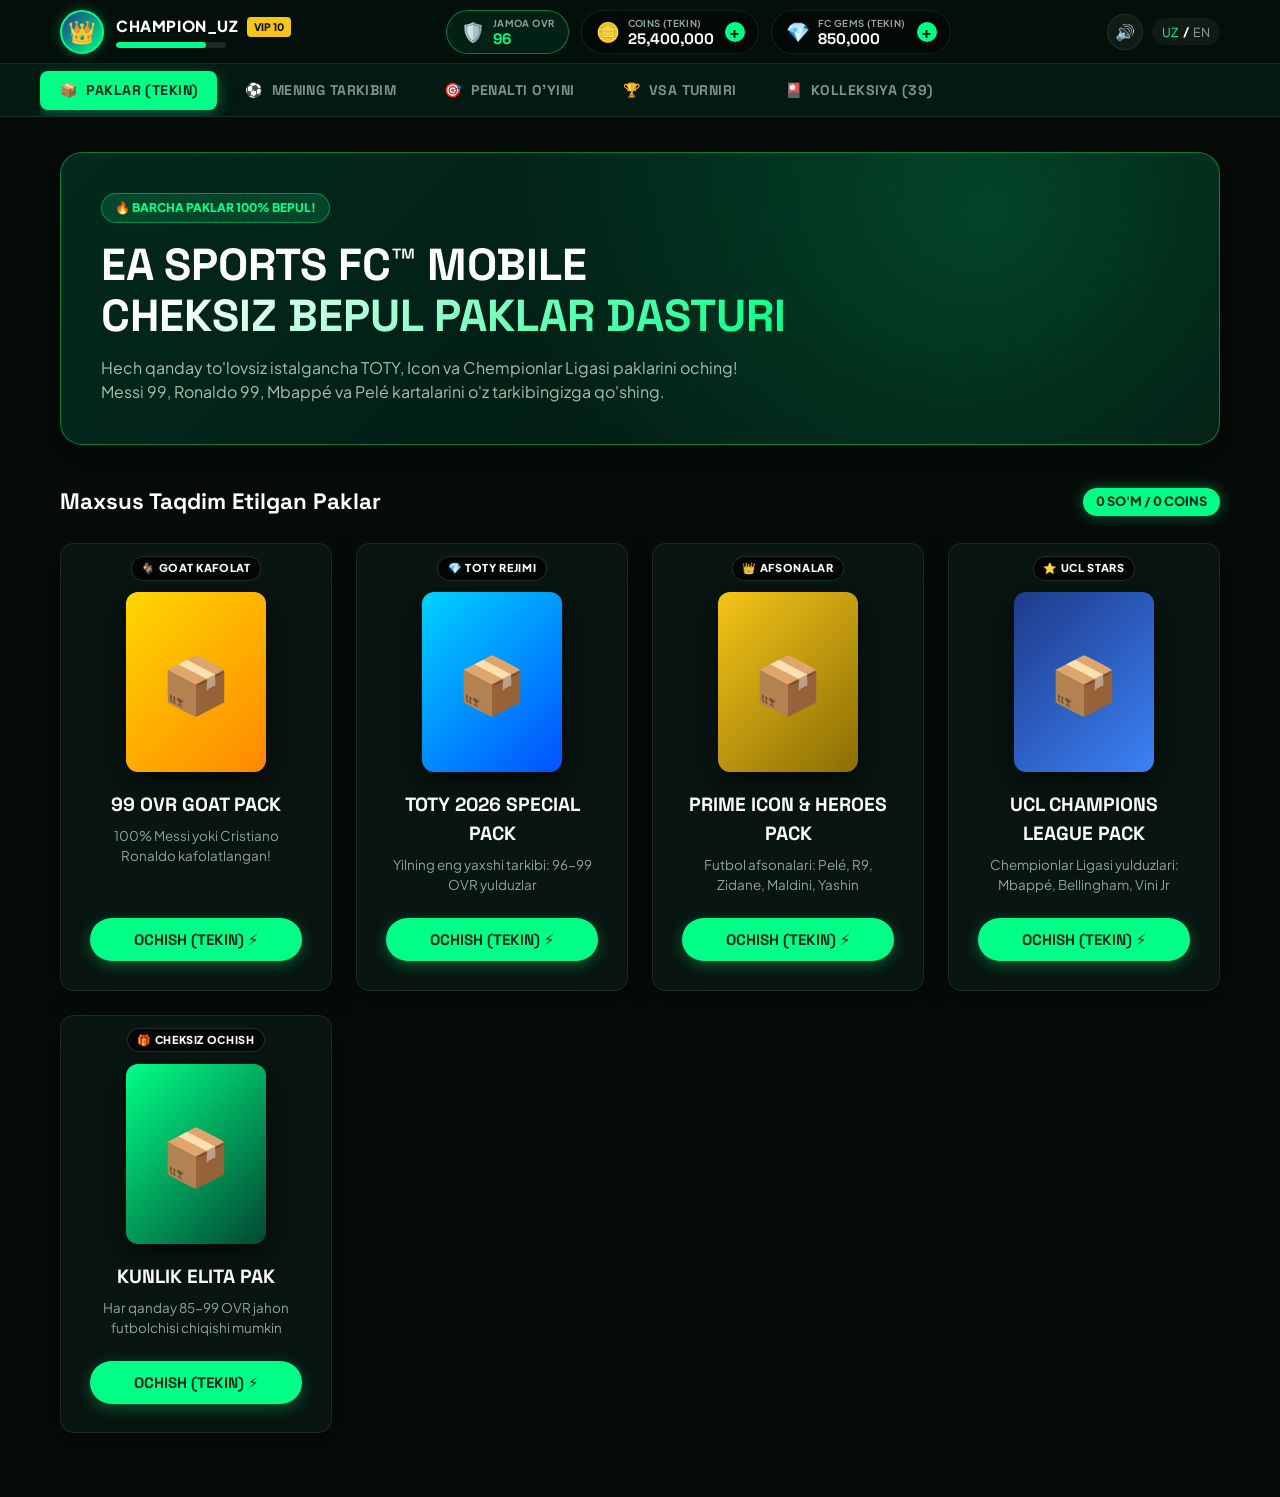
<file: Bot/fcmobile/index.html>
<!DOCTYPE html>
<html lang="uz">
<head>
  <meta charset="UTF-8">
  <meta name="viewport" content="width=device-width, initial-scale=1.0, maximum-scale=1.0, user-scalable=no">
  <title>EA SPORTS FC™ MOBILE ONLINE | 100% TEKIN PAKLAR & ULTIMATE TEAM</title>
  <meta name="description" content="FC Mobile Online - Cheksiz bepul TOTY, Icon va UCL paklarni oching, o'z tarkibingizni 99 OVR qiling va penalti hamda VSA o'yinlarida g'alaba qozoning!">
  <link rel="preconnect" href="https://fonts.googleapis.com">
  <link rel="preconnect" href="https://fonts.gstatic.com" crossorigin>
  <link href="https://fonts.googleapis.com/css2?family=Plus+Jakarta+Sans:wght@400;600;700;800;900&family=Space+Grotesk:wght@700;800&family=Teko:wght@600;700&display=swap" rel="stylesheet">
  <link rel="stylesheet" href="style.css">
  <link rel="icon" href="data:image/svg+xml,<svg xmlns=%22http://www.w3.org/2000/svg%22 viewBox=%220 0 32 32%22><polygon points=%2216,2 30,9 30,23 16,30 2,23 2,9%22 fill=%22%2300ff87%22/><text x=%2216%22 y=%2222%22 font-size=%2214%22 font-weight=%22bold%22 text-anchor=%22middle%22 fill=%22%23024731%22 font-family=%22sans-serif%22>FC</text></svg>">
</head>
<body class="fc-theme">

  <!-- SOUND NOTIFICATION TOAST -->
  <div id="toastContainer" class="toast-container"></div>

  <!-- TOP HEADER PROFILE BAR (AUTHENTIC FC MOBILE STYLE) -->
  <header class="fc-topbar">
    <div class="topbar-inner container">
      <!-- User profile & Level -->
      <div class="user-profile-badge">
        <div class="avatar-circle">👑</div>
        <div class="user-meta">
          <div class="user-name-line">
            <span class="user-name">CHAMPION_UZ</span>
            <span class="vip-tag">VIP 10</span>
          </div>
          <div class="level-progress-bar">
            <div class="progress-fill" style="width: 82%;"></div>
            <span class="level-text">LVL 55</span>
          </div>
        </div>
      </div>

      <!-- Currency Counters (FREE & UNLIMITED) -->
      <div class="currencies-group">
        <!-- Team OVR Badge -->
        <div class="currency-pill team-ovr-pill">
          <span class="cur-icon">🛡️</span>
          <div class="cur-info">
            <span class="cur-lbl">JAMOA OVR</span>
            <span class="cur-val text-neon" id="headerTeamOvr">98</span>
          </div>
        </div>

        <!-- Free Coins -->
        <div class="currency-pill coins-pill">
          <span class="cur-icon">🪙</span>
          <div class="cur-info">
            <span class="cur-lbl">COINS (TEKIN)</span>
            <span class="cur-val" id="userCoins">25,400,000</span>
          </div>
          <button class="add-funds-btn" id="addCoinsBtn" title="Cheksiz Coins olish">+</button>
        </div>

        <!-- Free FC Points / Gems -->
        <div class="currency-pill gems-pill">
          <span class="cur-icon">💎</span>
          <div class="cur-info">
            <span class="cur-lbl">FC GEMS (TEKIN)</span>
            <span class="cur-val" id="userGems">850,000</span>
          </div>
          <button class="add-funds-btn" id="addGemsBtn" title="Cheksiz Gem olish">+</button>
        </div>
      </div>

      <!-- Settings & Controls -->
      <div class="topbar-actions">
        <!-- Sound Toggle -->
        <button id="soundToggleBtn" class="topbar-btn" title="Ovozni yoqish/o'chirish">
          <span id="soundIconOn">🔊</span>
          <span id="soundIconOff" style="display:none;">🔇</span>
        </button>

        <!-- Lang Switcher -->
        <div class="lang-toggle-box">
          <button id="langUzBtn" class="lang-btn active">UZ</button>
          <span>/</span>
          <button id="langEnBtn" class="lang-btn">EN</button>
        </div>
      </div>
    </div>
  </header>

  <!-- NAVIGATION TABS -->
  <nav class="fc-navigation">
    <div class="container nav-tabs-wrapper">
      <button class="nav-tab active" data-tab="packs">
        <span class="tab-icon">📦</span>
        <span class="tab-label" data-i18n="tab_packs">PAKLAR (TEKIN)</span>
      </button>

      <button class="nav-tab" data-tab="squad">
        <span class="tab-icon">⚽</span>
        <span class="tab-label" data-i18n="tab_squad">MENING TARKIBIM</span>
      </button>

      <button class="nav-tab" data-tab="shootout">
        <span class="tab-icon">🎯</span>
        <span class="tab-label" data-i18n="tab_shootout">PENALTI O'YINI</span>
      </button>

      <button class="nav-tab" data-tab="vsa">
        <span class="tab-icon">🏆</span>
        <span class="tab-label" data-i18n="tab_vsa">VSA TURNIRI</span>
      </button>

      <button class="nav-tab" data-tab="club">
        <span class="tab-icon">🎴</span>
        <span class="tab-label" data-i18n="tab_club">KOLLEKSIYA (<span id="clubCardsCount">0</span>)</span>
      </button>
    </div>
  </nav>

  <!-- MAIN APP CONTAINER -->
  <main class="main-content container">

    <!-- TAB 1: FREE PACK STORE (100% TEKIN!) -->
    <section class="tab-view active" id="view-packs">
      <div class="store-hero-banner">
        <div class="banner-badge">🔥 BARCHA PAKLAR 100% BEPUL!</div>
        <h1 class="store-hero-title">
          EA SPORTS FC™ MOBILE <br>
          <span class="text-neon-gradient">CHEKSIZ BEPUL PAKLAR DASTURI</span>
        </h1>
        <p class="store-hero-sub">
          Hech qanday to'lovsiz istalgancha TOTY, Icon va Chempionlar Ligasi paklarini oching! Messi 99, Ronaldo 99, Mbappé va Pelé kartalarini o'z tarkibingizga qo'shing.
        </p>
      </div>

      <div class="packs-shelf-title">
        <h2 data-i18n="featured_packs">Maxsus Taqdim Etilgan Paklar</h2>
        <span class="free-badge">0 SO'M / 0 COINS</span>
      </div>

      <!-- PACKS GRID -->
      <div class="packs-grid" id="packsGrid">
        <!-- Rendered dynamically by script.js -->
      </div>
    </section>

    <!-- TAB 2: SQUAD BUILDER (MY ULTIMATE TEAM 11) -->
    <section class="tab-view" id="view-squad">
      <div class="squad-header-controls">
        <div class="squad-title-box">
          <h2 data-i18n="squad_title">Mening Asosiy Tarkibim (Ultimate 11)</h2>
          <div class="squad-sub">Format: <strong>4-3-3 Attack</strong> • Kimyo: <strong class="text-neon" id="squadChemistry">100/100</strong></div>
        </div>

        <div class="squad-actions-bar">
          <button class="btn btn-primary" id="autoBuildSquadBtn">
            ⚡ Avtomatik Eng Kuchli Tarkib (Auto-Best OVR)
          </button>
          <button class="btn btn-outline" id="resetSquadBtn">
            🔄 Tozalash
          </button>
        </div>
      </div>

      <!-- SOCCER PITCH WITH 11 PLAYERS -->
      <div class="soccer-pitch-container">
        <div class="pitch-grass">
          <!-- Field markings -->
          <div class="pitch-half-line"></div>
          <div class="pitch-center-circle"></div>
          <div class="pitch-penalty-area top"></div>
          <div class="pitch-penalty-area bottom"></div>

          <!-- Line 1: Attackers (LW, ST, RW) -->
          <div class="pitch-row attack-row">
            <div class="slot-wrapper" data-pos="LW" id="slot-LW"></div>
            <div class="slot-wrapper" data-pos="ST" id="slot-ST"></div>
            <div class="slot-wrapper" data-pos="RW" id="slot-RW"></div>
          </div>

          <!-- Line 2: Midfielders (CM, CAM, CM) -->
          <div class="pitch-row mid-row">
            <div class="slot-wrapper" data-pos="CM1" data-allowed="CM" id="slot-CM1"></div>
            <div class="slot-wrapper" data-pos="CAM" id="slot-CAM"></div>
            <div class="slot-wrapper" data-pos="CM2" data-allowed="CM" id="slot-CM2"></div>
          </div>

          <!-- Line 3: Defenders (LB, CB, CB, RB) -->
          <div class="pitch-row def-row">
            <div class="slot-wrapper" data-pos="LB" id="slot-LB"></div>
            <div class="slot-wrapper" data-pos="CB1" data-allowed="CB" id="slot-CB1"></div>
            <div class="slot-wrapper" data-pos="CB2" data-allowed="CB" id="slot-CB2"></div>
            <div class="slot-wrapper" data-pos="RB" id="slot-RB"></div>
          </div>

          <!-- Line 4: Goalkeeper (GK) -->
          <div class="pitch-row gk-row">
            <div class="slot-wrapper" data-pos="GK" id="slot-GK"></div>
          </div>
        </div>
      </div>

      <!-- Quick squad replacement drawer/modal trigger -->
      <div class="squad-bench-preview">
        <h3>Zaxira O'yinchilaringiz (Paklardan ochilgan):</h3>
        <div class="bench-cards-strip" id="benchCardsStrip">
          <!-- Populated from collection -->
        </div>
      </div>
    </section>

    <!-- TAB 3: PENALTY SHOOTOUT (MINI-GAME CANVAS) -->
    <section class="tab-view" id="view-shootout">
      <div class="shootout-container">
        <div class="shootout-header">
          <div class="shootout-score-board">
            <div class="s-team">
              <span class="s-name">SIZ (FC UZBEKISTAN)</span>
              <span class="s-goals" id="userGoalsCount">0</span>
            </div>
            <div class="s-vs">VS</div>
            <div class="s-team">
              <span class="s-name">RAQIB (AI KEEPER)</span>
              <span class="s-goals" id="aiSavesCount">0</span>
            </div>
          </div>
          <div class="shootout-round-badge">
            <span id="shootoutRoundLabel">ZARBA №1 / 5</span>
          </div>
        </div>

        <!-- CANVAS STADIUM GOAL SHOOTOUT -->
        <div class="goal-canvas-wrapper">
          <canvas id="penaltyCanvas" width="800" height="480"></canvas>
          <div class="canvas-shot-targets" id="shotTargetsOverlay">
            <button class="target-zone tl" data-target="top-left" title="Yuqori chap burchak">🎯</button>
            <button class="target-zone tr" data-target="top-right" title="Yuqori o'ng burchak">🎯</button>
            <button class="target-zone bl" data-target="bottom-left" title="Pastki chap">🎯</button>
            <button class="target-zone bc" data-target="bottom-center" title="Markaz">🎯</button>
            <button class="target-zone br" data-target="bottom-right" title="Pastki o'ng">🎯</button>
          </div>
          <div class="shot-result-banner" id="shotResultBanner">
            <div class="result-text" id="shotResultText">GOOOL!</div>
          </div>
        </div>

        <div class="shootout-controls-bar">
          <div class="kicker-info">
            <span>To'p tepuvchi:</span>
            <strong id="currentKickerName" class="text-neon">Lionel Messi (99 OVR)</strong>
          </div>
          <button class="btn btn-primary" id="resetShootoutBtn">Qaytadan Boshlash 🔄</button>
        </div>
      </div>
    </section>

    <!-- TAB 4: VSA MATCH SIMULATOR (VS ATTACK) -->
    <section class="tab-view" id="view-vsa">
      <div class="vsa-container">
        <div class="vsa-banner">
          <h2>VS ATTACK (VSA) 90-SONIYALIK ONLAYN TEZKOR O'YIN</h2>
          <p>Raqibingiz bilan yuzma-yuz imkoniyatlar orqali to'qnashing. Eng ko'p gol urgan g'olib bo'ladi!</p>
        </div>

        <div class="vsa-match-arena">
          <!-- Opponent Selector -->
          <div class="vsa-setup-box" id="vsaSetupBox">
            <h3>Raqib Jamoani Tanlang:</h3>
            <div class="rival-teams-grid">
              <div class="rival-card active" data-rival="Real Madrid" data-ovr="97">
                <div class="rival-badge">👑</div>
                <div class="rival-name">Real Madrid</div>
                <div class="rival-ovr">97 OVR</div>
              </div>
              <div class="rival-card" data-rival="Manchester City" data-ovr="98">
                <div class="rival-badge">⚡</div>
                <div class="rival-name">Manchester City</div>
                <div class="rival-ovr">98 OVR</div>
              </div>
              <div class="rival-card" data-rival="FC Barcelona" data-ovr="95">
                <div class="rival-badge">🔵🔴</div>
                <div class="rival-name">FC Barcelona</div>
                <div class="rival-ovr">95 OVR</div>
              </div>
              <div class="rival-card" data-rival="Bayern München" data-ovr="96">
                <div class="rival-badge">🔴</div>
                <div class="rival-name">Bayern München</div>
                <div class="rival-ovr">96 OVR</div>
              </div>
            </div>
            <button class="btn btn-primary btn-lg" id="startVsaMatchBtn" style="margin-top: 1.5rem; width: 100%;">
              ⚔️ VSA O'yinini Boshlash
            </button>
          </div>

          <!-- Active Match Screen (Hidden until start) -->
          <div class="vsa-live-screen" id="vsaLiveScreen" style="display: none;">
            <div class="vsa-live-header">
              <div class="vsa-team-score">
                <span class="vsa-team-name">SIZ (98 OVR)</span>
                <span class="vsa-goals-number" id="vsaUserScore">0</span>
              </div>
              <div class="vsa-timer-badge">
                <span id="vsaTimer">1:30</span>
              </div>
              <div class="vsa-team-score">
                <span class="vsa-goals-number" id="vsaRivalScore">0</span>
                <span class="vsa-team-name" id="vsaRivalName">Real Madrid (97 OVR)</span>
              </div>
            </div>

            <!-- Chance Simulation Window -->
            <div class="vsa-chance-window">
              <div class="chance-quality-badge" id="chanceQuality">🔥 BUYUK IMKONIYAT (GREAT CHANCE)</div>
              <div class="chance-desc" id="chanceDesc">
                Mbappé jarima maydoniga yorib kirdi, darvozabon oldida yolg'iz!
              </div>

              <!-- Interactive Decision Buttons -->
              <div class="vsa-action-choices">
                <button class="vsa-choice-btn" data-action="finesse">🎯 Nozik Aylantirma Zarba (Finesse)</button>
                <button class="vsa-choice-btn" data-action="power">💥 Kuchli Zarba (Power Shot)</button>
                <button class="vsa-choice-btn" data-action="chip">🪂 Darvozabon ustidan oshirish (Chip)</button>
                <button class="vsa-choice-btn" data-action="pass">🤝 Bo'sh sherigiga uzatish (Pass)</button>
              </div>
            </div>

            <!-- Event Feed -->
            <div class="vsa-event-feed" id="vsaEventFeed">
              <div class="feed-msg">Match boshlandi! Hujumga o'ting!</div>
            </div>
          </div>
        </div>
      </div>
    </section>

    <!-- TAB 5: MY CLUB COLLECTION (MY BINDER) -->
    <section class="tab-view" id="view-club">
      <div class="club-header">
        <div>
          <h2>Mening Futbolchilar Kolleksiyam</h2>
          <p class="club-stats-sub">Paklardan ochilgan barcha kartalar. Jami kartalar: <strong id="clubTotalBadge" class="text-neon">0</strong></p>
        </div>

        <!-- Filter options -->
        <div class="club-filters">
          <button class="filter-chip active" data-filter="all">Barchasi</button>
          <button class="filter-chip" data-filter="toty">TOTY</button>
          <button class="filter-chip" data-filter="icon">Iconlar</button>
          <button class="filter-chip" data-filter="ucl">UCL</button>
          <button class="filter-chip" data-filter="gold">Oltin</button>
        </div>
      </div>

      <div class="club-cards-grid" id="clubCardsGrid">
        <!-- Injected by script.js -->
      </div>
    </section>
  </main>

  <!-- ========================================== -->
  <!-- FULLSCREEN WALKOUT PACK OPENING CINEMATIC -->
  <!-- ========================================== -->
  <div class="walkout-modal-backdrop" id="walkoutModal" style="display: none;">
    <div class="walkout-stage" id="walkoutStage">
      
      <!-- Stage 1: Spotlights, lasers & background explosion -->
      <div class="walkout-lasers-bg">
        <div class="laser l1"></div>
        <div class="laser l2"></div>
        <div class="laser l3"></div>
      </div>

      <!-- Stage 2: Flashing Nation Flag -->
      <div class="reveal-step reveal-flag" id="revealFlagBox">
        <span class="flag-icon" id="walkoutFlag">🇦🇷</span>
        <span class="step-label" id="walkoutNationLabel">ARGENTINA</span>
      </div>

      <!-- Stage 3: Flashing Position -->
      <div class="reveal-step reveal-pos" id="revealPosBox">
        <span class="pos-badge" id="walkoutPos">RW</span>
      </div>

      <!-- Stage 4: Flashing Club Logo -->
      <div class="reveal-step reveal-club" id="revealClubBox">
        <span class="club-badge" id="walkoutClub">INTER MIAMI</span>
      </div>

      <!-- Stage 5: THE GRAND WALKOUT CARD REVEAL! -->
      <div class="reveal-final-card" id="revealFinalCardBox">
        <div class="particles-burst" id="particlesBurst"></div>

        <!-- Rendered Card Container with 3D Holographic tilt -->
        <div class="walkout-card-container" id="walkoutCardRender">
          <!-- Dynamic card HTML injected -->
        </div>

        <div class="walkout-announcement">
          <div class="walkout-ovr-shine" id="walkoutOvrAnnounce">99</div>
          <div class="walkout-name-announce" id="walkoutNameAnnounce">LIONEL MESSI</div>
        </div>

        <div class="walkout-footer-actions">
          <button class="btn btn-primary btn-lg" id="walkoutEquipBtn">
            ✅ Asosiy Tarkibga Qo'yish
          </button>
          <button class="btn btn-glass btn-lg" id="walkoutAnotherBtn">
            📦 Yana Bitta Bepul Pak Ochish
          </button>
          <button class="btn btn-outline" id="walkoutCloseBtn">
            Kolleksiyaga Saqlash
          </button>
        </div>
      </div>
    </div>
  </div>

  <!-- PLAYER SELECTION MODAL (When clicking a pitch slot) -->
  <div class="slot-select-modal-backdrop" id="slotSelectModal" style="display: none;">
    <div class="slot-select-modal">
      <div class="slot-select-header">
        <h3><span id="slotSelectPosTitle">RW</span> Pozitsiyasi Uchun O'yinchi Tanlang</h3>
        <button class="close-modal-btn" id="closeSlotSelectModal">&times;</button>
      </div>
      <div class="slot-select-body" id="slotSelectPlayersList">
        <!-- List of eligible players from collection -->
      </div>
    </div>
  </div>

  <script src="players.js"></script>
  <script src="script.js"></script>
</body>
</html>
</file>
<file: Bot/styles.css>
/* ========================================================
   VORTEX TENNIS CLUB - MODERN LUXURY SPORTS DESIGN SYSTEM
   ======================================================== */

:root {
  /* Brand Color Palette */
  --tennis-neon: #d4fc04;
  --tennis-neon-glow: rgba(212, 252, 4, 0.35);
  --tennis-green-deep: #071912;
  --tennis-green-dark: #0d261d;
  --tennis-green-mid: #143b2d;
  --tennis-green-light: #1f5441;
  --tennis-clay: #d9532f;
  --tennis-hard-court: #2563eb;
  --tennis-indoor: #8b5cf6;
  --tennis-gold: #f59e0b;
  
  /* Neutral & Dark Palette */
  --bg-primary: #090e0c;
  --bg-secondary: #0f1714;
  --bg-card: rgba(18, 28, 24, 0.75);
  --bg-card-hover: rgba(26, 40, 34, 0.9);
  --bg-input: #121a16;
  --border-subtle: rgba(255, 255, 255, 0.08);
  --border-active: rgba(212, 252, 4, 0.4);
  
  /* Text */
  --text-main: #f3f5f4;
  --text-muted: #8e9e97;
  --text-dim: #5c6c65;
  --text-on-neon: #071912;

  /* Typography */
  --font-main: 'Plus Jakarta Sans', system-ui, -apple-system, sans-serif;
  --font-display: 'Space Grotesk', system-ui, -apple-system, sans-serif;

  /* Transitions & Shadows */
  --radius-sm: 8px;
  --radius-md: 14px;
  --radius-lg: 20px;
  --radius-full: 9999px;
  --shadow-sm: 0 4px 12px rgba(0, 0, 0, 0.25);
  --shadow-md: 0 8px 24px rgba(0, 0, 0, 0.4);
  --shadow-glow: 0 0 25px var(--tennis-neon-glow);
  --transition: all 0.25s cubic-bezier(0.16, 1, 0.3, 1);
}

/* Base & Reset */
*, *::before, *::after {
  box-sizing: border-box;
  margin: 0;
  padding: 0;
}

html {
  scroll-behavior: smooth;
  font-size: 16px;
}

body {
  font-family: var(--font-main);
  background-color: var(--bg-primary);
  color: var(--text-main);
  line-height: 1.6;
  overflow-x: hidden;
  -webkit-font-smoothing: antialiased;
}

img {
  max-width: 100%;
  display: block;
}

a {
  color: inherit;
  text-decoration: none;
}

button {
  cursor: pointer;
  border: none;
  background: none;
  font-family: inherit;
  font-size: inherit;
  color: inherit;
}

.container {
  max-width: 1240px;
  margin: 0 auto;
  padding: 0 1.5rem;
}

.text-center { text-align: center; }
.text-neon { color: var(--tennis-neon) !important; }
.text-gold { color: var(--tennis-gold) !important; }
.hidden { display: none !important; }

/* GRADIENT TEXT */
.text-gradient {
  background: linear-gradient(135deg, #ffffff 20%, var(--tennis-neon) 100%);
  -webkit-background-clip: text;
  -webkit-text-fill-color: transparent;
}

/* BUTTONS */
.btn {
  display: inline-flex;
  align-items: center;
  justify-content: center;
  gap: 0.6rem;
  font-weight: 700;
  padding: 0.75rem 1.6rem;
  border-radius: var(--radius-full);
  transition: var(--transition);
  font-size: 0.95rem;
  letter-spacing: 0.02em;
}

.btn-primary {
  background: var(--tennis-neon);
  color: var(--text-on-neon);
  box-shadow: 0 4px 18px var(--tennis-neon-glow);
}

.btn-primary:hover {
  transform: translateY(-2px);
  box-shadow: 0 6px 26px rgba(212, 252, 4, 0.55);
  background: #defc28;
}

.btn-outline {
  border: 1px solid var(--border-active);
  color: var(--tennis-neon);
  background: rgba(212, 252, 4, 0.04);
}

.btn-outline:hover {
  background: rgba(212, 252, 4, 0.12);
  border-color: var(--tennis-neon);
  transform: translateY(-2px);
}

.btn-glass {
  background: rgba(255, 255, 255, 0.07);
  backdrop-filter: blur(12px);
  -webkit-backdrop-filter: blur(12px);
  border: 1px solid rgba(255, 255, 255, 0.12);
  color: #fff;
}

.btn-glass:hover {
  background: rgba(255, 255, 255, 0.14);
  transform: translateY(-2px);
}

.btn-lg {
  padding: 0.95rem 2rem;
  font-size: 1.05rem;
}

.btn-sm {
  padding: 0.5rem 1rem;
  font-size: 0.85rem;
}

.btn-xs {
  padding: 0.35rem 0.8rem;
  font-size: 0.8rem;
  border-radius: var(--radius-sm);
}

.btn-block {
  width: 100%;
}

/* ========================================================
   HEADER & NAVIGATION
   ======================================================== */
.site-header {
  position: sticky;
  top: 0;
  z-index: 100;
  background: rgba(9, 14, 12, 0.82);
  backdrop-filter: blur(16px);
  -webkit-backdrop-filter: blur(16px);
  border-bottom: 1px solid var(--border-subtle);
  transition: var(--transition);
}

.header-inner {
  display: flex;
  align-items: center;
  justify-content: space-between;
  height: 80px;
}

.brand-logo {
  display: flex;
  align-items: center;
  gap: 0.75rem;
}

.logo-ball-icon {
  width: 38px;
  height: 38px;
  border-radius: 50%;
  animation: floatBall 4s ease-in-out infinite alternate;
}

@keyframes floatBall {
  0% { transform: translateY(0) rotate(0deg); }
  100% { transform: translateY(-4px) rotate(15deg); }
}

.tennis-ball-svg {
  width: 100%;
  height: 100%;
}

.ball-bg {
  fill: var(--tennis-neon);
}

.ball-seam {
  fill: none;
  stroke: var(--tennis-green-deep);
  stroke-width: 2.5;
  stroke-linecap: round;
}

.brand-text {
  display: flex;
  flex-direction: column;
}

.brand-name {
  font-family: var(--font-display);
  font-size: 1.35rem;
  font-weight: 800;
  letter-spacing: 0.08em;
  color: #fff;
  line-height: 1.1;
}

.brand-sub {
  font-size: 0.65rem;
  font-weight: 700;
  letter-spacing: 0.16em;
  color: var(--tennis-neon);
}

.nav-links {
  display: flex;
  align-items: center;
  list-style: none;
  gap: 1.75rem;
}

.nav-link {
  font-size: 0.92rem;
  font-weight: 500;
  color: var(--text-muted);
  transition: var(--transition);
  position: relative;
  padding: 0.35rem 0;
}

.nav-link:hover, .nav-link.active {
  color: #fff;
}

.nav-link.active::after {
  content: '';
  position: absolute;
  bottom: -4px;
  left: 0;
  width: 100%;
  height: 2px;
  background: var(--tennis-neon);
  border-radius: 2px;
}

.nav-highlight {
  color: var(--tennis-neon) !important;
  font-weight: 700;
}

.header-actions {
  display: flex;
  align-items: center;
  gap: 1rem;
}

.action-btn {
  display: flex;
  align-items: center;
  justify-content: center;
  width: 40px;
  height: 40px;
  border-radius: 50%;
  background: rgba(255, 255, 255, 0.05);
  border: 1px solid var(--border-subtle);
  color: var(--text-main);
  transition: var(--transition);
}

.action-btn:hover {
  background: rgba(255, 255, 255, 0.12);
  color: var(--tennis-neon);
}

.lang-switcher {
  display: flex;
  align-items: center;
  gap: 0.3rem;
  background: rgba(255, 255, 255, 0.05);
  padding: 0.25rem 0.6rem;
  border-radius: var(--radius-full);
  border: 1px solid var(--border-subtle);
}

.lang-btn {
  font-size: 0.78rem;
  font-weight: 700;
  color: var(--text-muted);
  padding: 0.1rem 0.3rem;
  transition: var(--transition);
}

.lang-btn.active {
  color: var(--tennis-neon);
}

.lang-divider {
  font-size: 0.75rem;
  color: var(--text-dim);
}

.cart-btn {
  position: relative;
}

.cart-badge {
  position: absolute;
  top: -4px;
  right: -4px;
  background: var(--tennis-neon);
  color: var(--text-on-neon);
  font-size: 0.7rem;
  font-weight: 800;
  width: 18px;
  height: 18px;
  border-radius: 50%;
  display: flex;
  align-items: center;
  justify-content: center;
}

.header-cta {
  display: none;
}

@media (min-width: 1024px) {
  .header-cta {
    display: inline-flex;
  }
}

.mobile-toggle {
  display: none;
  flex-direction: column;
  gap: 5px;
  width: 28px;
  cursor: pointer;
}

.mobile-toggle span {
  display: block;
  height: 2px;
  width: 100%;
  background: #fff;
  border-radius: 2px;
  transition: var(--transition);
}

/* ========================================================
   HERO SECTION
   ======================================================== */
.hero-section {
  position: relative;
  min-height: calc(100vh - 80px);
  display: flex;
  align-items: center;
  padding: 5rem 0 3.5rem;
  overflow: hidden;
}

.hero-bg-wrapper {
  position: absolute;
  inset: 0;
  z-index: 0;
}

.hero-bg-img {
  width: 100%;
  height: 100%;
  object-fit: cover;
  object-position: center;
  filter: brightness(0.7) contrast(1.1);
  transform: scale(1.02);
  transition: transform 10s ease;
}

.hero-overlay {
  position: absolute;
  inset: 0;
  background: linear-gradient(180deg, 
    rgba(9, 14, 12, 0.7) 0%, 
    rgba(9, 14, 12, 0.88) 60%, 
    var(--bg-primary) 100%);
}

.hero-content {
  position: relative;
  z-index: 2;
  max-width: 860px;
}

.hero-badge {
  display: inline-flex;
  align-items: center;
  gap: 0.6rem;
  background: rgba(212, 252, 4, 0.1);
  border: 1px solid rgba(212, 252, 4, 0.25);
  padding: 0.45rem 1.1rem;
  border-radius: var(--radius-full);
  font-size: 0.8rem;
  font-weight: 700;
  letter-spacing: 0.08em;
  color: var(--tennis-neon);
  margin-bottom: 1.5rem;
}

.badge-pulse {
  width: 8px;
  height: 8px;
  border-radius: 50%;
  background: var(--tennis-neon);
  box-shadow: 0 0 10px var(--tennis-neon);
  animation: pulse 2s infinite;
}

@keyframes pulse {
  0% { transform: scale(0.95); opacity: 0.8; }
  50% { transform: scale(1.3); opacity: 1; }
  100% { transform: scale(0.95); opacity: 0.8; }
}

.hero-title {
  font-family: var(--font-display);
  font-size: clamp(2.5rem, 5.5vw, 4.4rem);
  font-weight: 800;
  line-height: 1.12;
  letter-spacing: -0.02em;
  margin-bottom: 1.5rem;
}

.hero-desc {
  font-size: 1.15rem;
  color: #b2c2ba;
  line-height: 1.7;
  margin-bottom: 2.2rem;
  max-width: 720px;
}

.hero-actions {
  display: flex;
  flex-wrap: wrap;
  gap: 1.2rem;
  margin-bottom: 3.5rem;
}

/* Live Weather & Status Bar */
.court-live-bar {
  display: inline-flex;
  flex-wrap: wrap;
  align-items: center;
  background: rgba(18, 28, 24, 0.75);
  backdrop-filter: blur(12px);
  -webkit-backdrop-filter: blur(12px);
  border: 1px solid var(--border-subtle);
  border-radius: var(--radius-md);
  padding: 0.85rem 1.5rem;
  gap: 1.5rem;
  margin-bottom: 3rem;
}

.live-item {
  display: flex;
  align-items: center;
  gap: 0.75rem;
}

.live-icon {
  font-size: 1.3rem;
}

.live-label {
  display: block;
  font-size: 0.72rem;
  color: var(--text-muted);
  text-transform: uppercase;
  letter-spacing: 0.05em;
}

.live-val {
  font-size: 0.95rem;
  font-weight: 700;
  color: #fff;
}

.live-divider {
  width: 1px;
  height: 28px;
  background: var(--border-subtle);
}

/* Hero Stats Grid */
.hero-stats-grid {
  display: grid;
  grid-template-columns: repeat(4, 1fr);
  gap: 1.5rem;
  border-top: 1px solid var(--border-subtle);
  padding-top: 2rem;
}

.stat-card {
  display: flex;
  flex-direction: column;
}

.stat-number {
  font-family: var(--font-display);
  font-size: 2.2rem;
  font-weight: 800;
  color: #fff;
  line-height: 1.1;
}

.stat-text {
  font-size: 0.85rem;
  color: var(--text-muted);
  margin-top: 0.25rem;
}

/* ========================================================
   SECTION COMMON STYLES
   ======================================================== */
.section {
  padding: 6.5rem 0;
  position: relative;
}

.section-header {
  margin-bottom: 3.5rem;
}

.section-tag {
  display: inline-block;
  font-size: 0.75rem;
  font-weight: 800;
  letter-spacing: 0.16em;
  color: var(--tennis-neon);
  text-transform: uppercase;
  margin-bottom: 0.75rem;
}

.section-title {
  font-family: var(--font-display);
  font-size: clamp(2rem, 3.5vw, 2.8rem);
  font-weight: 700;
  line-height: 1.2;
  letter-spacing: -0.01em;
  margin-bottom: 1rem;
}

.section-subtitle {
  font-size: 1.05rem;
  color: var(--text-muted);
  max-width: 620px;
  margin: 0 auto;
}

/* ========================================================
   INTERACTIVE COURT BOOKING
   ======================================================== */
.booking-section {
  background: linear-gradient(180deg, var(--bg-primary) 0%, var(--bg-secondary) 100%);
}

.booking-grid {
  display: grid;
  grid-template-columns: 1fr 1.1fr;
  gap: 2rem;
  align-items: start;
}

.booking-card {
  background: var(--bg-card);
  backdrop-filter: blur(14px);
  -webkit-backdrop-filter: blur(14px);
  border: 1px solid var(--border-subtle);
  border-radius: var(--radius-lg);
  padding: 2rem;
  box-shadow: var(--shadow-md);
}

.card-step-title {
  font-family: var(--font-display);
  font-size: 1.25rem;
  font-weight: 700;
  display: flex;
  align-items: center;
  gap: 0.75rem;
  margin-bottom: 1.5rem;
  color: #fff;
}

.step-num {
  width: 28px;
  height: 28px;
  background: var(--tennis-neon);
  color: var(--text-on-neon);
  border-radius: 50%;
  display: flex;
  align-items: center;
  justify-content: center;
  font-size: 0.85rem;
  font-weight: 800;
}

.court-cards-list {
  display: flex;
  flex-direction: column;
  gap: 1rem;
}

.court-choice {
  display: grid;
  grid-template-columns: 8px 1fr auto;
  gap: 1.2rem;
  align-items: center;
  padding: 1.2rem;
  border-radius: var(--radius-md);
  background: rgba(255, 255, 255, 0.02);
  border: 1px solid var(--border-subtle);
  cursor: pointer;
  transition: var(--transition);
}

.court-choice:hover {
  background: rgba(255, 255, 255, 0.06);
  border-color: rgba(255, 255, 255, 0.16);
  transform: translateY(-2px);
}

.court-choice.active {
  background: rgba(212, 252, 4, 0.06);
  border-color: var(--tennis-neon);
  box-shadow: 0 0 20px rgba(212, 252, 4, 0.15);
}

.court-color-badge {
  width: 8px;
  height: 48px;
  border-radius: 4px;
}

.grass-badge { background: #15803d; box-shadow: 0 0 10px rgba(21, 128, 61, 0.5); }
.clay-badge { background: var(--tennis-clay); box-shadow: 0 0 10px rgba(217, 83, 47, 0.5); }
.hard-badge { background: var(--tennis-hard-court); box-shadow: 0 0 10px rgba(37, 99, 235, 0.5); }
.indoor-badge { background: var(--tennis-indoor); box-shadow: 0 0 10px rgba(139, 92, 246, 0.5); }

.court-name {
  font-weight: 700;
  font-size: 1rem;
  color: #fff;
  margin-bottom: 0.2rem;
}

.court-desc {
  font-size: 0.82rem;
  color: var(--text-muted);
  line-height: 1.4;
}

.court-price {
  font-family: var(--font-display);
  font-weight: 700;
  font-size: 1.1rem;
  color: var(--tennis-neon);
  text-align: right;
  white-space: nowrap;
}

.court-price small {
  display: block;
  font-size: 0.7rem;
  color: var(--text-muted);
  font-weight: 400;
}

/* Booking Step 2 */
.form-group {
  margin-bottom: 1.5rem;
}

.form-label {
  display: block;
  font-size: 0.85rem;
  font-weight: 600;
  color: #d1ded8;
  margin-bottom: 0.6rem;
}

.date-chips {
  display: flex;
  gap: 0.75rem;
}

.date-chip {
  flex: 1;
  display: flex;
  flex-direction: column;
  align-items: center;
  padding: 0.75rem 0.5rem;
  border-radius: var(--radius-md);
  background: var(--bg-input);
  border: 1px solid var(--border-subtle);
  transition: var(--transition);
}

.date-chip .day-name {
  font-size: 0.75rem;
  color: var(--text-muted);
  font-weight: 600;
}

.date-chip .day-val {
  font-size: 1rem;
  font-weight: 700;
  color: #fff;
  margin-top: 0.2rem;
}

.date-chip:hover {
  background: rgba(255, 255, 255, 0.08);
}

.date-chip.active {
  border-color: var(--tennis-neon);
  background: rgba(212, 252, 4, 0.08);
}

.date-chip.active .day-name, .date-chip.active .day-val {
  color: var(--tennis-neon);
}

/* Time slots grid */
.time-slots-grid {
  display: grid;
  grid-template-columns: repeat(4, 1fr);
  gap: 0.6rem;
}

.time-slot {
  padding: 0.65rem 0.4rem;
  background: var(--bg-input);
  border: 1px solid var(--border-subtle);
  border-radius: var(--radius-sm);
  font-weight: 600;
  font-size: 0.88rem;
  text-align: center;
  color: var(--text-main);
  transition: var(--transition);
}

.time-slot:hover:not(:disabled) {
  background: rgba(255, 255, 255, 0.08);
  border-color: rgba(255, 255, 255, 0.2);
}

.time-slot.active {
  background: var(--tennis-neon);
  color: var(--text-on-neon);
  border-color: var(--tennis-neon);
  font-weight: 800;
  box-shadow: 0 0 12px var(--tennis-neon-glow);
}

.time-slot.occupied {
  opacity: 0.35;
  cursor: not-allowed;
  text-decoration: line-through;
  background: rgba(255, 255, 255, 0.02);
}

/* Addons Checkbox List */
.addons-list {
  display: flex;
  flex-direction: column;
  gap: 0.6rem;
}

.addon-checkbox {
  display: flex;
  align-items: center;
  gap: 0.8rem;
  padding: 0.65rem 0.9rem;
  border-radius: var(--radius-sm);
  background: rgba(255, 255, 255, 0.02);
  border: 1px solid var(--border-subtle);
  cursor: pointer;
  transition: var(--transition);
}

.addon-checkbox:hover {
  background: rgba(255, 255, 255, 0.05);
}

.addon-checkbox input {
  display: none;
}

.check-box-custom {
  width: 18px;
  height: 18px;
  border-radius: 4px;
  border: 1.5px solid var(--text-muted);
  display: inline-flex;
  align-items: center;
  justify-content: center;
  transition: var(--transition);
  flex-shrink: 0;
}

.addon-checkbox input:checked + .check-box-custom {
  background: var(--tennis-neon);
  border-color: var(--tennis-neon);
}

.addon-checkbox input:checked + .check-box-custom::after {
  content: '✓';
  font-size: 0.75rem;
  font-weight: 900;
  color: var(--text-on-neon);
}

.addon-title {
  font-size: 0.86rem;
  color: #fff;
  flex: 1;
}

.addon-price {
  font-size: 0.82rem;
  color: var(--tennis-neon);
  font-weight: 600;
}

/* Summary Box */
.booking-summary-box {
  background: rgba(0, 0, 0, 0.35);
  border: 1px solid var(--border-subtle);
  border-radius: var(--radius-md);
  padding: 1.2rem;
  margin-top: 1.5rem;
}

.summary-line {
  display: flex;
  justify-content: space-between;
  font-size: 0.88rem;
  color: var(--text-muted);
  margin-bottom: 0.5rem;
}

.summary-line strong {
  color: #fff;
}

.summary-divider {
  height: 1px;
  background: var(--border-subtle);
  margin: 0.75rem 0;
}

.summary-total {
  display: flex;
  justify-content: space-between;
  align-items: center;
  margin-bottom: 1.2rem;
}

.summary-total span {
  font-size: 1rem;
  font-weight: 600;
}

.total-amount {
  font-family: var(--font-display);
  font-size: 1.45rem;
  font-weight: 800;
  color: var(--tennis-neon);
}

/* ========================================================
   LIVE SCORES & ATP/WTA TRACKER
   ======================================================== */
.live-scores-section {
  background: var(--bg-primary);
}

.scores-container {
  max-width: 900px;
  margin: 0 auto;
}

.live-match-header {
  display: flex;
  justify-content: space-between;
  align-items: center;
  padding: 1rem 1.5rem;
  background: rgba(18, 28, 24, 0.9);
  border: 1px solid var(--border-subtle);
  border-radius: var(--radius-md) var(--radius-md) 0 0;
  flex-wrap: wrap;
  gap: 1rem;
}

.tournament-info {
  display: flex;
  align-items: center;
  gap: 1rem;
  flex-wrap: wrap;
}

.status-live {
  display: inline-flex;
  align-items: center;
  gap: 0.4rem;
  background: rgba(239, 68, 68, 0.2);
  color: #ef4444;
  padding: 0.25rem 0.65rem;
  border-radius: var(--radius-full);
  font-size: 0.75rem;
  font-weight: 800;
  letter-spacing: 0.05em;
}

.blink-dot {
  width: 6px;
  height: 6px;
  background: #ef4444;
  border-radius: 50%;
  animation: pulse 1.2s infinite;
}

.tournament-title {
  font-family: var(--font-display);
  font-size: 0.95rem;
  font-weight: 700;
  color: #fff;
}

.court-name {
  font-size: 0.8rem;
  color: var(--text-muted);
}

.scoreboard-main {
  background: var(--bg-card);
  border: 1px solid var(--border-subtle);
  border-top: none;
  border-radius: 0 0 var(--radius-md) var(--radius-md);
  padding: 2rem;
  box-shadow: var(--shadow-md);
}

.player-row {
  display: flex;
  align-items: center;
  justify-content: space-between;
  gap: 1.5rem;
}

.player-profile {
  display: flex;
  align-items: center;
  gap: 1rem;
  flex: 1;
}

.player-flag {
  font-size: 2rem;
}

.player-name {
  font-family: var(--font-display);
  font-size: 1.35rem;
  font-weight: 700;
  color: #fff;
}

.player-name .seed {
  font-size: 0.85rem;
  color: var(--tennis-neon);
  font-weight: 500;
}

.player-serve {
  font-size: 0.75rem;
  color: var(--tennis-neon);
  font-weight: 700;
  text-transform: uppercase;
  letter-spacing: 0.05em;
}

.sets-scores {
  display: flex;
  gap: 0.75rem;
}

.set-val {
  width: 36px;
  height: 42px;
  display: flex;
  align-items: center;
  justify-content: center;
  background: rgba(255, 255, 255, 0.04);
  border-radius: var(--radius-sm);
  font-family: var(--font-display);
  font-size: 1.25rem;
  font-weight: 700;
  color: var(--text-muted);
}

.set-val.set-current {
  color: #fff;
  border: 1px solid rgba(255, 255, 255, 0.2);
}

.game-points-box {
  width: 54px;
  height: 48px;
  background: var(--tennis-neon);
  color: var(--text-on-neon);
  border-radius: var(--radius-sm);
  display: flex;
  align-items: center;
  justify-content: center;
  font-family: var(--font-display);
  font-size: 1.5rem;
  font-weight: 800;
  box-shadow: 0 0 16px var(--tennis-neon-glow);
  transition: transform 0.2s ease;
}

.scoreboard-separator {
  height: 1px;
  background: var(--border-subtle);
  margin: 1.25rem 0;
}

.match-ticker {
  display: flex;
  justify-content: space-between;
  align-items: center;
  margin-top: 1.75rem;
  padding-top: 1.25rem;
  border-top: 1px dashed var(--border-subtle);
  font-size: 0.82rem;
  color: var(--text-muted);
  flex-wrap: wrap;
  gap: 0.75rem;
}

.ticker-stat strong {
  color: #fff;
}

/* Upcoming matches */
.upcoming-matches-grid {
  display: grid;
  grid-template-columns: repeat(3, 1fr);
  gap: 1rem;
  margin-top: 1.5rem;
}

.mini-match-card {
  background: rgba(255, 255, 255, 0.02);
  border: 1px solid var(--border-subtle);
  border-radius: var(--radius-md);
  padding: 1.1rem;
  transition: var(--transition);
}

.mini-match-card:hover {
  background: rgba(255, 255, 255, 0.05);
  transform: translateY(-2px);
}

.match-time-tag {
  font-size: 0.72rem;
  color: var(--tennis-neon);
  font-weight: 700;
  margin-bottom: 0.5rem;
}

.mini-players {
  display: flex;
  flex-direction: column;
  gap: 0.35rem;
  font-size: 0.88rem;
  font-weight: 600;
  color: #fff;
}

.p-line {
  display: flex;
  justify-content: space-between;
}

.court-sub {
  font-size: 0.75rem;
  color: var(--text-dim);
  margin-top: 0.5rem;
}

/* ========================================================
   MINI TENNIS ARCADE GAME
   ======================================================== */
.mini-game-section {
  background: linear-gradient(180deg, var(--bg-secondary) 0%, var(--bg-primary) 100%);
}

.game-wrapper {
  max-width: 820px;
  margin: 0 auto;
  background: #08120d;
  border: 1px solid var(--border-subtle);
  border-radius: var(--radius-lg);
  overflow: hidden;
  box-shadow: 0 10px 40px rgba(0, 0, 0, 0.6), 0 0 30px rgba(212, 252, 4, 0.1);
}

.game-top-bar {
  display: flex;
  align-items: center;
  justify-content: space-between;
  padding: 1rem 1.5rem;
  background: rgba(14, 25, 19, 0.95);
  border-bottom: 1px solid var(--border-subtle);
  flex-wrap: wrap;
  gap: 1rem;
}

.game-stat-pill {
  display: flex;
  align-items: center;
  gap: 0.5rem;
  background: rgba(0, 0, 0, 0.4);
  padding: 0.4rem 0.9rem;
  border-radius: var(--radius-full);
  border: 1px solid var(--border-subtle);
}

.pill-label {
  font-size: 0.75rem;
  color: var(--text-muted);
  text-transform: uppercase;
  font-weight: 600;
}

.pill-val {
  font-family: var(--font-display);
  font-size: 1.1rem;
  font-weight: 800;
}

.key-hint {
  font-size: 0.8rem;
  color: var(--text-muted);
}

.canvas-container {
  position: relative;
  width: 100%;
  aspect-ratio: 16 / 9;
  background: #0e291e;
  overflow: hidden;
  cursor: grab;
}

.canvas-container:active {
  cursor: grabbing;
}

#tennisCanvas {
  width: 100%;
  height: 100%;
  display: block;
}

.game-overlay, .game-start-overlay {
  position: absolute;
  inset: 0;
  background: rgba(7, 25, 18, 0.88);
  backdrop-filter: blur(8px);
  -webkit-backdrop-filter: blur(8px);
  display: flex;
  align-items: center;
  justify-content: center;
  z-index: 10;
}

.overlay-modal {
  text-align: center;
  max-width: 440px;
  padding: 2.5rem 2rem;
  background: rgba(14, 28, 22, 0.95);
  border: 1px solid var(--border-active);
  border-radius: var(--radius-lg);
  box-shadow: var(--shadow-md);
  animation: popIn 0.3s ease;
}

@keyframes popIn {
  from { transform: scale(0.9); opacity: 0; }
  to { transform: scale(1); opacity: 1; }
}

.trophy-icon {
  font-size: 3rem;
  margin-bottom: 0.8rem;
}

.overlay-title {
  font-family: var(--font-display);
  font-size: 1.5rem;
  font-weight: 800;
  color: #fff;
  margin-bottom: 0.5rem;
}

.overlay-subtitle {
  font-size: 0.9rem;
  color: var(--text-muted);
  margin-bottom: 1.8rem;
}

.overlay-score-msg {
  font-size: 1.1rem;
  color: var(--text-main);
  margin-bottom: 1.8rem;
}

.overlay-score-msg strong {
  color: var(--tennis-neon);
  font-size: 1.8rem;
  font-family: var(--font-display);
}

/* ========================================================
   ACADEMY & COACHES
   ======================================================== */
.academy-highlight-box {
  display: grid;
  grid-template-columns: 1.2fr 1fr;
  gap: 3.5rem;
  align-items: center;
  background: var(--bg-card);
  border: 1px solid var(--border-subtle);
  border-radius: var(--radius-lg);
  padding: 3rem;
  margin-bottom: 4rem;
  box-shadow: var(--shadow-md);
}

.academy-desc {
  font-size: 1.05rem;
  color: var(--text-muted);
  margin-bottom: 1.5rem;
  line-height: 1.7;
}

.academy-perks {
  list-style: none;
  display: flex;
  flex-direction: column;
  gap: 0.8rem;
  margin-bottom: 2rem;
}

.academy-perks li {
  font-size: 0.95rem;
  color: #d1ded8;
  font-weight: 500;
}

.academy-visual {
  position: relative;
  border-radius: var(--radius-md);
  overflow: hidden;
  box-shadow: var(--shadow-md);
}

.academy-img {
  width: 100%;
  height: 380px;
  object-fit: cover;
  transition: transform 0.5s ease;
}

.academy-visual:hover .academy-img {
  transform: scale(1.04);
}

.coach-badge-float {
  position: absolute;
  bottom: 1.2rem;
  left: 1.2rem;
  right: 1.2rem;
  background: rgba(9, 14, 12, 0.85);
  backdrop-filter: blur(10px);
  -webkit-backdrop-filter: blur(10px);
  padding: 0.85rem 1.2rem;
  border-radius: var(--radius-sm);
  border: 1px solid var(--border-subtle);
  font-size: 0.85rem;
  color: #fff;
}

.coach-badge-float strong {
  color: var(--tennis-neon);
}

/* Coaches Grid */
.coaches-grid {
  display: grid;
  grid-template-columns: repeat(3, 1fr);
  gap: 2rem;
}

.coach-card {
  background: var(--bg-card);
  border: 1px solid var(--border-subtle);
  border-radius: var(--radius-md);
  padding: 1.8rem;
  transition: var(--transition);
}

.coach-card:hover {
  background: var(--bg-card-hover);
  border-color: rgba(255, 255, 255, 0.2);
  transform: translateY(-4px);
}

.coach-avatar-wrapper {
  display: flex;
  align-items: center;
  justify-content: space-between;
  margin-bottom: 1.2rem;
}

.coach-initials {
  width: 52px;
  height: 52px;
  background: linear-gradient(135deg, var(--tennis-green-light), var(--tennis-green-deep));
  border: 2px solid var(--tennis-neon);
  border-radius: 50%;
  display: flex;
  align-items: center;
  justify-content: center;
  font-family: var(--font-display);
  font-weight: 800;
  font-size: 1.2rem;
  color: var(--tennis-neon);
}

.coach-badge-type {
  font-size: 0.72rem;
  font-weight: 700;
  letter-spacing: 0.05em;
  background: rgba(212, 252, 4, 0.1);
  color: var(--tennis-neon);
  padding: 0.25rem 0.65rem;
  border-radius: var(--radius-full);
}

.coach-name {
  font-family: var(--font-display);
  font-size: 1.2rem;
  font-weight: 700;
  color: #fff;
  margin-bottom: 0.25rem;
}

.coach-rank {
  font-size: 0.8rem;
  color: var(--text-muted);
  margin-bottom: 0.9rem;
}

.coach-bio {
  font-size: 0.88rem;
  color: #a4b5ad;
  line-height: 1.5;
  margin-bottom: 1.2rem;
}

.coach-meta {
  display: flex;
  justify-content: space-between;
  align-items: center;
  border-top: 1px solid var(--border-subtle);
  padding-top: 1rem;
  font-size: 0.82rem;
  color: var(--text-muted);
}

/* ========================================================
   PRO SHOP & GEAR
   ======================================================== */
.shop-featured-banner {
  display: grid;
  grid-template-columns: 1fr 1.2fr;
  gap: 2.5rem;
  background: linear-gradient(135deg, rgba(20, 59, 45, 0.6), rgba(7, 25, 18, 0.9));
  border: 1px solid var(--border-subtle);
  border-radius: var(--radius-lg);
  padding: 2.5rem;
  align-items: center;
  margin-bottom: 3.5rem;
}

.banner-img-box {
  border-radius: var(--radius-md);
  overflow: hidden;
  box-shadow: var(--shadow-md);
}

.shop-banner-img {
  width: 100%;
  height: 280px;
  object-fit: cover;
}

.banner-promo-tag {
  font-size: 0.8rem;
  font-weight: 800;
  color: var(--tennis-neon);
  margin-bottom: 0.75rem;
  letter-spacing: 0.05em;
}

.banner-heading {
  font-family: var(--font-display);
  font-size: 1.8rem;
  font-weight: 700;
  margin-bottom: 0.85rem;
  color: #fff;
}

.banner-text {
  font-size: 0.95rem;
  color: var(--text-muted);
  line-height: 1.6;
  margin-bottom: 1.5rem;
}

.shop-filters {
  display: flex;
  justify-content: center;
  gap: 0.75rem;
  margin-bottom: 2.5rem;
  flex-wrap: wrap;
}

.shop-filter-btn {
  padding: 0.6rem 1.4rem;
  border-radius: var(--radius-full);
  background: rgba(255, 255, 255, 0.04);
  border: 1px solid var(--border-subtle);
  font-size: 0.88rem;
  font-weight: 600;
  color: var(--text-muted);
  transition: var(--transition);
}

.shop-filter-btn:hover {
  background: rgba(255, 255, 255, 0.08);
  color: #fff;
}

.shop-filter-btn.active {
  background: var(--tennis-neon);
  color: var(--text-on-neon);
  border-color: var(--tennis-neon);
}

.products-grid {
  display: grid;
  grid-template-columns: repeat(4, 1fr);
  gap: 1.5rem;
}

.product-card {
  background: var(--bg-card);
  border: 1px solid var(--border-subtle);
  border-radius: var(--radius-md);
  padding: 1.25rem;
  display: flex;
  flex-direction: column;
  transition: var(--transition);
}

.product-card:hover {
  background: var(--bg-card-hover);
  border-color: rgba(255, 255, 255, 0.2);
  transform: translateY(-4px);
  box-shadow: var(--shadow-md);
}

.product-thumb {
  width: 100%;
  height: 180px;
  background: rgba(0, 0, 0, 0.3);
  border-radius: var(--radius-sm);
  display: flex;
  align-items: center;
  justify-content: center;
  font-size: 3.5rem;
  margin-bottom: 1rem;
  position: relative;
}

.product-tag {
  position: absolute;
  top: 8px;
  left: 8px;
  background: rgba(0, 0, 0, 0.6);
  color: var(--tennis-neon);
  font-size: 0.7rem;
  font-weight: 700;
  padding: 0.2rem 0.5rem;
  border-radius: var(--radius-sm);
}

.product-brand {
  font-size: 0.72rem;
  font-weight: 700;
  color: var(--text-dim);
  text-transform: uppercase;
  letter-spacing: 0.05em;
}

.product-title {
  font-size: 1rem;
  font-weight: 700;
  color: #fff;
  margin: 0.2rem 0 0.5rem;
  flex-grow: 1;
}

.product-meta-row {
  display: flex;
  justify-content: space-between;
  align-items: center;
  margin-top: 0.8rem;
  padding-top: 0.8rem;
  border-top: 1px solid var(--border-subtle);
}

.product-price {
  font-family: var(--font-display);
  font-size: 1.15rem;
  font-weight: 800;
  color: var(--tennis-neon);
}

/* ========================================================
   PRICING
   ======================================================== */
.billing-toggle {
  display: inline-flex;
  align-items: center;
  gap: 1rem;
  background: rgba(255, 255, 255, 0.04);
  padding: 0.5rem 1.2rem;
  border-radius: var(--radius-full);
  border: 1px solid var(--border-subtle);
  margin-top: 2rem;
}

.toggle-lbl {
  font-size: 0.85rem;
  font-weight: 600;
  color: var(--text-muted);
}

.discount-badge {
  background: var(--tennis-neon);
  color: var(--text-on-neon);
  font-size: 0.7rem;
  font-weight: 800;
  padding: 0.2rem 0.5rem;
  border-radius: var(--radius-full);
  margin-left: 0.3rem;
}

.switch-ui {
  position: relative;
  display: inline-block;
  width: 48px;
  height: 26px;
}

.switch-ui input {
  opacity: 0;
  width: 0;
  height: 0;
}

.slider {
  position: absolute;
  cursor: pointer;
  inset: 0;
  background-color: #24332c;
  transition: .3s;
  border-radius: 34px;
}

.slider:before {
  position: absolute;
  content: "";
  height: 20px;
  width: 20px;
  left: 3px;
  bottom: 3px;
  background-color: white;
  transition: .3s;
  border-radius: 50%;
}

input:checked + .slider {
  background-color: var(--tennis-neon);
}

input:checked + .slider:before {
  transform: translateX(22px);
  background-color: var(--text-on-neon);
}

.pricing-cards-grid {
  display: grid;
  grid-template-columns: repeat(3, 1fr);
  gap: 2rem;
  margin-top: 3rem;
  align-items: stretch;
}

.pricing-card {
  background: var(--bg-card);
  border: 1px solid var(--border-subtle);
  border-radius: var(--radius-lg);
  padding: 2.5rem 2rem;
  display: flex;
  flex-direction: column;
  position: relative;
  transition: var(--transition);
}

.pricing-card:hover {
  transform: translateY(-5px);
  border-color: rgba(255, 255, 255, 0.2);
}

.pricing-card.featured-tier {
  border-color: var(--tennis-neon);
  background: linear-gradient(180deg, rgba(20, 50, 38, 0.8) 0%, rgba(14, 25, 20, 0.95) 100%);
  box-shadow: 0 0 35px rgba(212, 252, 4, 0.15);
  transform: scale(1.03);
}

.pricing-card.featured-tier:hover {
  transform: scale(1.05) translateY(-5px);
}

.popular-ribbon {
  position: absolute;
  top: -12px;
  left: 50%;
  transform: translateX(-50%);
  background: var(--tennis-neon);
  color: var(--text-on-neon);
  font-size: 0.72rem;
  font-weight: 800;
  letter-spacing: 0.1em;
  padding: 0.3rem 1.2rem;
  border-radius: var(--radius-full);
}

.plan-header {
  margin-bottom: 1.5rem;
}

.plan-name {
  font-family: var(--font-display);
  font-size: 1.5rem;
  font-weight: 700;
  color: #fff;
  margin-bottom: 0.4rem;
}

.plan-desc {
  font-size: 0.85rem;
  color: var(--text-muted);
}

.plan-price {
  margin-bottom: 2rem;
  display: flex;
  align-items: baseline;
  gap: 0.35rem;
}

.plan-price .currency {
  font-size: 0.9rem;
  font-weight: 700;
  color: var(--tennis-neon);
}

.plan-price .amount {
  font-family: var(--font-display);
  font-size: 2.2rem;
  font-weight: 800;
  color: #fff;
}

.plan-price .period {
  font-size: 0.85rem;
  color: var(--text-muted);
}

.plan-features {
  list-style: none;
  display: flex;
  flex-direction: column;
  gap: 0.9rem;
  font-size: 0.88rem;
  color: #cad8d1;
  margin-bottom: 2.5rem;
  flex-grow: 1;
}

/* ========================================================
   REVIEWS & FAQ
   ======================================================== */
.grid-2col {
  display: grid;
  grid-template-columns: 1fr 1fr;
  gap: 3.5rem;
}

.review-box {
  background: var(--bg-card);
  border: 1px solid var(--border-subtle);
  border-radius: var(--radius-md);
  padding: 1.8rem;
}

.stars {
  font-size: 1rem;
  margin-bottom: 0.75rem;
}

.review-quote {
  font-size: 0.95rem;
  color: #e2ede8;
  line-height: 1.6;
  font-style: italic;
  margin-bottom: 1rem;
}

.reviewer-meta {
  font-size: 0.85rem;
  color: var(--text-muted);
}

.reviewer-meta strong {
  color: #fff;
}

/* Accordion */
.accordion {
  display: flex;
  flex-direction: column;
  gap: 0.75rem;
}

.acc-item {
  border: 1px solid var(--border-subtle);
  border-radius: var(--radius-md);
  background: var(--bg-card);
  overflow: hidden;
}

.acc-btn {
  width: 100%;
  padding: 1.2rem 1.5rem;
  text-align: left;
  display: flex;
  justify-content: space-between;
  align-items: center;
  font-weight: 700;
  font-size: 0.95rem;
  color: #fff;
}

.acc-icon {
  font-size: 1.2rem;
  color: var(--tennis-neon);
  transition: transform 0.25s ease;
}

.acc-item.active .acc-icon {
  transform: rotate(45deg);
}

.acc-content {
  padding: 0 1.5rem 1.2rem;
  font-size: 0.88rem;
  color: var(--text-muted);
  line-height: 1.6;
  display: none;
}

.acc-item.active .acc-content {
  display: block;
}

/* ========================================================
   SLIDE-OUT CART DRAWER
   ======================================================== */
.cart-drawer-overlay {
  position: fixed;
  inset: 0;
  background: rgba(0, 0, 0, 0.7);
  backdrop-filter: blur(4px);
  -webkit-backdrop-filter: blur(4px);
  z-index: 1000;
  opacity: 0;
  visibility: hidden;
  transition: var(--transition);
}

.cart-drawer-overlay.open {
  opacity: 1;
  visibility: visible;
}

.cart-drawer {
  position: fixed;
  top: 0;
  right: 0;
  width: 100%;
  max-width: 420px;
  height: 100%;
  background: #0d1713;
  border-left: 1px solid var(--border-subtle);
  z-index: 1001;
  transform: translateX(100%);
  transition: transform 0.35s cubic-bezier(0.16, 1, 0.3, 1);
  display: flex;
  flex-direction: column;
  box-shadow: -10px 0 40px rgba(0, 0, 0, 0.6);
}

.cart-drawer.open {
  transform: translateX(0);
}

.cart-drawer-header {
  display: flex;
  align-items: center;
  justify-content: space-between;
  padding: 1.5rem;
  border-bottom: 1px solid var(--border-subtle);
}

.cart-drawer-title {
  display: flex;
  align-items: center;
  gap: 0.6rem;
  font-family: var(--font-display);
  font-size: 1.2rem;
  font-weight: 700;
  color: #fff;
}

.close-cart-btn {
  font-size: 1.8rem;
  color: var(--text-muted);
  line-height: 1;
  transition: var(--transition);
}

.close-cart-btn:hover {
  color: #fff;
}

.cart-items-body {
  flex: 1;
  overflow-y: auto;
  padding: 1.5rem;
  display: flex;
  flex-direction: column;
  gap: 1rem;
}

.cart-empty-msg {
  display: flex;
  flex-direction: column;
  align-items: center;
  justify-content: center;
  height: 100%;
  color: var(--text-muted);
}

.empty-cart-icon {
  font-size: 3rem;
  margin-bottom: 0.75rem;
  opacity: 0.4;
}

.cart-item-row {
  display: flex;
  gap: 1rem;
  padding: 0.9rem;
  background: rgba(255, 255, 255, 0.03);
  border: 1px solid var(--border-subtle);
  border-radius: var(--radius-sm);
  align-items: center;
}

.cart-item-icon {
  font-size: 2rem;
  width: 48px;
  height: 48px;
  background: rgba(0, 0, 0, 0.3);
  display: flex;
  align-items: center;
  justify-content: center;
  border-radius: var(--radius-sm);
}

.cart-item-info {
  flex: 1;
}

.cart-item-title {
  font-size: 0.9rem;
  font-weight: 700;
  color: #fff;
}

.cart-item-price {
  font-size: 0.82rem;
  color: var(--tennis-neon);
  font-weight: 600;
}

.cart-item-actions {
  display: flex;
  align-items: center;
  gap: 0.5rem;
}

.qty-btn {
  width: 24px;
  height: 24px;
  background: rgba(255, 255, 255, 0.1);
  border-radius: 4px;
  font-weight: 700;
  display: flex;
  align-items: center;
  justify-content: center;
  font-size: 0.8rem;
}

.cart-drawer-footer {
  padding: 1.5rem;
  border-top: 1px solid var(--border-subtle);
  background: rgba(0, 0, 0, 0.25);
}

.cart-subtotal-row {
  display: flex;
  justify-content: space-between;
  align-items: center;
  margin-bottom: 1.2rem;
  font-size: 1rem;
}

.cart-subtotal-row strong {
  font-family: var(--font-display);
  font-size: 1.3rem;
  color: var(--tennis-neon);
}

/* ========================================================
   MODAL (BOOKING CONFIRMATION)
   ======================================================== */
.modal-backdrop {
  position: fixed;
  inset: 0;
  background: rgba(0, 0, 0, 0.75);
  backdrop-filter: blur(8px);
  -webkit-backdrop-filter: blur(8px);
  z-index: 2000;
  display: flex;
  align-items: center;
  justify-content: center;
  padding: 1.5rem;
}

.modal-dialog {
  max-width: 460px;
  width: 100%;
  background: #0f1c16;
  border: 1px solid var(--border-active);
  border-radius: var(--radius-lg);
  padding: 2.2rem;
  text-align: center;
  box-shadow: 0 15px 45px rgba(0, 0, 0, 0.7);
  animation: popIn 0.3s ease;
}

.modal-success-icon {
  width: 60px;
  height: 60px;
  border-radius: 50%;
  background: var(--tennis-neon);
  color: var(--text-on-neon);
  font-size: 2rem;
  font-weight: 900;
  display: flex;
  align-items: center;
  justify-content: center;
  margin: 0 auto 1.2rem;
  box-shadow: 0 0 25px var(--tennis-neon-glow);
}

.modal-title {
  font-family: var(--font-display);
  font-size: 1.4rem;
  font-weight: 700;
  color: #fff;
  margin-bottom: 0.4rem;
}

.modal-text {
  font-size: 0.88rem;
  color: var(--text-muted);
  margin-bottom: 1.5rem;
}

.booking-receipt {
  background: rgba(0, 0, 0, 0.35);
  border: 1px dashed var(--border-subtle);
  border-radius: var(--radius-md);
  padding: 1.2rem;
  text-align: left;
  margin-bottom: 1.8rem;
  font-size: 0.85rem;
}

.receipt-row {
  display: flex;
  justify-content: space-between;
  margin-bottom: 0.5rem;
  color: var(--text-muted);
}

.receipt-row strong {
  color: #fff;
}

/* ========================================================
   TOAST NOTIFICATIONS
   ======================================================== */
.toast-container {
  position: fixed;
  bottom: 2rem;
  right: 2rem;
  z-index: 3000;
  display: flex;
  flex-direction: column;
  gap: 0.75rem;
  pointer-events: none;
}

.toast {
  pointer-events: auto;
  background: #14281f;
  border: 1px solid var(--tennis-neon);
  color: #fff;
  padding: 0.9rem 1.4rem;
  border-radius: var(--radius-md);
  font-size: 0.9rem;
  display: flex;
  align-items: center;
  gap: 0.75rem;
  box-shadow: 0 8px 24px rgba(0, 0, 0, 0.5);
  animation: slideIn 0.3s ease, fadeOut 0.4s ease 2.6s forwards;
}

@keyframes slideIn {
  from { transform: translateX(100%); opacity: 0; }
  to { transform: translateX(0); opacity: 1; }
}

@keyframes fadeOut {
  from { opacity: 1; }
  to { opacity: 0; transform: translateY(-10px); }
}

/* ========================================================
   FOOTER
   ======================================================== */
.site-footer {
  background: #060b09;
  border-top: 1px solid var(--border-subtle);
  padding: 5rem 0 2rem;
}

.footer-grid {
  display: grid;
  grid-template-columns: 1.5fr 1fr 1fr 1.2fr;
  gap: 3rem;
  margin-bottom: 4rem;
}

.footer-logo {
  margin-bottom: 1.2rem;
}

.footer-about {
  font-size: 0.88rem;
  color: var(--text-muted);
  line-height: 1.6;
  margin-bottom: 1.5rem;
}

.social-links {
  display: flex;
  gap: 0.75rem;
}

.social-icon {
  width: 38px;
  height: 38px;
  background: rgba(255, 255, 255, 0.04);
  border: 1px solid var(--border-subtle);
  border-radius: 50%;
  display: flex;
  align-items: center;
  justify-content: center;
  font-size: 1.1rem;
  transition: var(--transition);
}

.social-icon:hover {
  background: rgba(212, 252, 4, 0.15);
  border-color: var(--tennis-neon);
}

.footer-heading {
  font-family: var(--font-display);
  font-size: 1rem;
  font-weight: 700;
  color: #fff;
  margin-bottom: 1.2rem;
}

.footer-links {
  list-style: none;
  display: flex;
  flex-direction: column;
  gap: 0.7rem;
}

.footer-links a {
  font-size: 0.88rem;
  color: var(--text-muted);
  transition: var(--transition);
}

.footer-links a:hover {
  color: var(--tennis-neon);
}

.contact-line {
  font-size: 0.88rem;
  color: var(--text-muted);
  margin-bottom: 0.6rem;
}

.footer-bottom {
  border-top: 1px solid var(--border-subtle);
  padding-top: 2rem;
}

.footer-bottom-inner {
  display: flex;
  justify-content: space-between;
  font-size: 0.82rem;
  color: var(--text-dim);
}

/* ========================================================
   RESPONSIVE DESIGN (MEDIA QUERIES)
   ======================================================== */
@media (max-width: 1024px) {
  .hero-stats-grid {
    grid-template-columns: repeat(2, 1fr);
  }
  .booking-grid {
    grid-template-columns: 1fr;
  }
  .academy-highlight-box {
    grid-template-columns: 1fr;
  }
  .shop-featured-banner {
    grid-template-columns: 1fr;
  }
  .products-grid {
    grid-template-columns: repeat(2, 1fr);
  }
  .pricing-cards-grid {
    grid-template-columns: 1fr;
  }
  .pricing-card.featured-tier {
    transform: none;
  }
  .footer-grid {
    grid-template-columns: repeat(2, 1fr);
  }
}

@media (max-width: 768px) {
  .mobile-toggle {
    display: flex;
  }
  .main-nav {
    position: fixed;
    top: 80px;
    left: 0;
    right: 0;
    background: #0a130f;
    border-bottom: 1px solid var(--border-subtle);
    padding: 1.5rem;
    transform: translateY(-120%);
    transition: transform 0.3s ease;
    z-index: 99;
  }
  .main-nav.open {
    transform: translateY(0);
  }
  .nav-links {
    flex-direction: column;
    align-items: flex-start;
    gap: 1.2rem;
  }
  .time-slots-grid {
    grid-template-columns: repeat(2, 1fr);
  }
  .grid-2col {
    grid-template-columns: 1fr;
  }
  .coaches-grid {
    grid-template-columns: 1fr;
  }
  .upcoming-matches-grid {
    grid-template-columns: 1fr;
  }
  .footer-grid {
    grid-template-columns: 1fr;
  }
  .footer-bottom-inner {
    flex-direction: column;
    gap: 0.75rem;
    text-align: center;
  }
}
</file>
<file: Bot/fcmobile/style.css>
/* ========================================================
   EA SPORTS FC™ MOBILE ONLINE - ULTIMATE DESIGN SYSTEM
   ======================================================== */

:root {
  /* EA FC Mobile Colors */
  --fc-green-primary: #00ff87;
  --fc-green-dark: #02291d;
  --fc-green-deep: #011a13;
  --fc-gold: #f5c518;
  --fc-gold-glow: rgba(245, 197, 24, 0.45);
  --fc-toty-blue: #00d2ff;
  --fc-toty-glow: rgba(0, 210, 255, 0.5);
  --fc-ucl-blue: #1e3a8a;
  
  /* Dark & Carbon Backdrops */
  --bg-main: #060c09;
  --bg-card: rgba(10, 24, 18, 0.85);
  --bg-card-hover: rgba(16, 36, 28, 0.95);
  --border-subtle: rgba(255, 255, 255, 0.09);
  --border-neon: rgba(0, 255, 135, 0.4);

  /* Fonts */
  --font-main: 'Plus Jakarta Sans', system-ui, sans-serif;
  --font-display: 'Space Grotesk', system-ui, sans-serif;
  --font-rating: 'Teko', sans-serif;

  /* Shadows & Radius */
  --radius-sm: 8px;
  --radius-md: 14px;
  --radius-lg: 22px;
  --radius-full: 9999px;
  --transition: all 0.25s cubic-bezier(0.16, 1, 0.3, 1);
}

/* Base Reset */
*, *::before, *::after {
  box-sizing: border-box;
  margin: 0;
  padding: 0;
  user-select: none;
  -webkit-user-select: none;
}

html, body {
  background-color: var(--bg-main);
  color: #fff;
  font-family: var(--font-main);
  min-height: 100vh;
  overflow-x: hidden;
  line-height: 1.5;
}

.container {
  max-width: 1200px;
  margin: 0 auto;
  padding: 0 1.25rem;
}

button {
  cursor: pointer;
  border: none;
  background: none;
  font-family: inherit;
  font-size: inherit;
  color: inherit;
}

.text-neon { color: var(--fc-green-primary) !important; }
.text-gold { color: var(--fc-gold) !important; }
.text-toty { color: var(--fc-toty-blue) !important; }

.text-neon-gradient {
  background: linear-gradient(135deg, #fff 10%, var(--fc-green-primary) 100%);
  -webkit-background-clip: text;
  -webkit-text-fill-color: transparent;
}

/* ========================================================
   TOPBAR & CURRENCIES
   ======================================================== */
.fc-topbar {
  background: rgba(4, 16, 11, 0.95);
  backdrop-filter: blur(12px);
  -webkit-backdrop-filter: blur(12px);
  border-bottom: 1px solid var(--border-subtle);
  position: sticky;
  top: 0;
  z-index: 100;
  padding: 0.6rem 0;
}

.topbar-inner {
  display: flex;
  align-items: center;
  justify-content: space-between;
  gap: 1rem;
}

.user-profile-badge {
  display: flex;
  align-items: center;
  gap: 0.75rem;
}

.avatar-circle {
  width: 44px;
  height: 44px;
  border-radius: 50%;
  background: linear-gradient(135deg, #1e3a8a, var(--fc-green-primary));
  border: 2px solid var(--fc-green-primary);
  display: flex;
  align-items: center;
  justify-content: center;
  font-size: 1.4rem;
  box-shadow: 0 0 12px rgba(0, 255, 135, 0.35);
}

.user-name-line {
  display: flex;
  align-items: center;
  gap: 0.5rem;
}

.user-name {
  font-weight: 800;
  font-size: 0.95rem;
  letter-spacing: 0.04em;
}

.vip-tag {
  background: var(--fc-gold);
  color: #051009;
  font-size: 0.65rem;
  font-weight: 900;
  padding: 0.15rem 0.45rem;
  border-radius: 4px;
}

.level-progress-bar {
  width: 110px;
  height: 6px;
  background: rgba(255, 255, 255, 0.1);
  border-radius: 4px;
  overflow: hidden;
  position: relative;
  margin-top: 4px;
}

.progress-fill {
  height: 100%;
  background: var(--fc-green-primary);
  border-radius: 4px;
}

.level-text {
  position: absolute;
  right: 0;
  top: -14px;
  font-size: 0.65rem;
  font-weight: 700;
  color: var(--fc-green-primary);
}

.currencies-group {
  display: flex;
  align-items: center;
  gap: 0.75rem;
  flex-wrap: wrap;
}

.currency-pill {
  display: flex;
  align-items: center;
  gap: 0.5rem;
  background: rgba(0, 0, 0, 0.45);
  border: 1px solid var(--border-subtle);
  border-radius: var(--radius-full);
  padding: 0.35rem 0.85rem;
}

.team-ovr-pill {
  border-color: var(--border-neon);
  background: rgba(0, 255, 135, 0.08);
}

.cur-icon {
  font-size: 1.2rem;
}

.cur-info {
  display: flex;
  flex-direction: column;
}

.cur-lbl {
  font-size: 0.6rem;
  color: #8da49a;
  font-weight: 700;
  letter-spacing: 0.04em;
}

.cur-val {
  font-family: var(--font-display);
  font-size: 0.95rem;
  font-weight: 800;
  line-height: 1.1;
}

.add-funds-btn {
  background: var(--fc-green-primary);
  color: #02291d;
  width: 20px;
  height: 20px;
  border-radius: 50%;
  display: flex;
  align-items: center;
  justify-content: center;
  font-size: 1rem;
  font-weight: 900;
  margin-left: 0.2rem;
  transition: var(--transition);
}

.add-funds-btn:hover {
  transform: scale(1.15);
  box-shadow: 0 0 10px var(--fc-green-primary);
}

.topbar-actions {
  display: flex;
  align-items: center;
  gap: 0.6rem;
}

.topbar-btn {
  width: 36px;
  height: 36px;
  background: rgba(255, 255, 255, 0.05);
  border: 1px solid var(--border-subtle);
  border-radius: 50%;
  display: flex;
  align-items: center;
  justify-content: center;
  font-size: 1rem;
  transition: var(--transition);
}

.topbar-btn:hover {
  background: rgba(0, 255, 135, 0.15);
  border-color: var(--fc-green-primary);
}

.lang-toggle-box {
  display: flex;
  align-items: center;
  gap: 0.3rem;
  background: rgba(255, 255, 255, 0.05);
  padding: 0.25rem 0.6rem;
  border-radius: var(--radius-full);
  font-size: 0.78rem;
  font-weight: 700;
}

.lang-btn {
  color: #8da49a;
  transition: var(--transition);
}

.lang-btn.active {
  color: var(--fc-green-primary);
}

/* ========================================================
   NAVIGATION TABS
   ======================================================== */
.fc-navigation {
  background: #021a12;
  border-bottom: 1px solid var(--border-subtle);
}

.nav-tabs-wrapper {
  display: flex;
  gap: 0.5rem;
  overflow-x: auto;
  padding: 0.4rem 0;
  scrollbar-width: none;
}

.nav-tabs-wrapper::-webkit-scrollbar {
  display: none;
}

.nav-tab {
  display: inline-flex;
  align-items: center;
  gap: 0.5rem;
  padding: 0.65rem 1.25rem;
  border-radius: var(--radius-sm);
  font-family: var(--font-display);
  font-size: 0.88rem;
  font-weight: 700;
  color: #7b9489;
  letter-spacing: 0.03em;
  white-space: nowrap;
  transition: var(--transition);
}

.nav-tab:hover {
  color: #fff;
  background: rgba(255, 255, 255, 0.04);
}

.nav-tab.active {
  color: #02291d;
  background: var(--fc-green-primary);
  box-shadow: 0 4px 15px rgba(0, 255, 135, 0.35);
}

/* ========================================================
   TAB VIEWS COMMON
   ======================================================== */
.main-content {
  padding: 2.2rem 1.25rem 4rem;
}

.tab-view {
  display: none;
  animation: fadeIn 0.3s ease;
}

.tab-view.active {
  display: block;
}

@keyframes fadeIn {
  from { opacity: 0; transform: translateY(6px); }
  to { opacity: 1; transform: translateY(0); }
}

/* BUTTONS */
.btn {
  display: inline-flex;
  align-items: center;
  justify-content: center;
  gap: 0.5rem;
  font-weight: 800;
  font-family: var(--font-display);
  padding: 0.75rem 1.6rem;
  border-radius: var(--radius-full);
  transition: var(--transition);
  font-size: 0.92rem;
  letter-spacing: 0.03em;
}

.btn-primary {
  background: var(--fc-green-primary);
  color: #02291d;
  box-shadow: 0 4px 18px rgba(0, 255, 135, 0.35);
}

.btn-primary:hover {
  background: #25ffa0;
  transform: translateY(-2px);
  box-shadow: 0 6px 24px rgba(0, 255, 135, 0.55);
}

.btn-outline {
  border: 1px solid var(--border-neon);
  color: var(--fc-green-primary);
  background: rgba(0, 255, 135, 0.05);
}

.btn-outline:hover {
  background: rgba(0, 255, 135, 0.15);
  transform: translateY(-2px);
}

.btn-glass {
  background: rgba(255, 255, 255, 0.08);
  border: 1px solid rgba(255, 255, 255, 0.15);
  color: #fff;
}

.btn-glass:hover {
  background: rgba(255, 255, 255, 0.16);
}

.btn-lg {
  padding: 0.95rem 2rem;
  font-size: 1.05rem;
}

/* ========================================================
   TAB 1: STORE / FREE PACKS
   ======================================================== */
.store-hero-banner {
  background: radial-gradient(circle at 80% 20%, rgba(0, 255, 135, 0.18), transparent 50%),
              linear-gradient(135deg, #02291d, #03140e);
  border: 1px solid var(--border-neon);
  border-radius: var(--radius-lg);
  padding: 2.5rem;
  margin-bottom: 2.5rem;
  box-shadow: 0 10px 35px rgba(0, 0, 0, 0.5);
  position: relative;
  overflow: hidden;
}

.banner-badge {
  display: inline-block;
  background: rgba(0, 255, 135, 0.15);
  color: var(--fc-green-primary);
  border: 1px solid var(--border-neon);
  font-size: 0.75rem;
  font-weight: 800;
  padding: 0.3rem 0.8rem;
  border-radius: var(--radius-full);
  margin-bottom: 1rem;
}

.store-hero-title {
  font-family: var(--font-display);
  font-size: clamp(1.8rem, 4vw, 2.8rem);
  font-weight: 800;
  line-height: 1.15;
  margin-bottom: 0.9rem;
}

.store-hero-sub {
  font-size: 1rem;
  color: #a4beaf;
  max-width: 680px;
}

.packs-shelf-title {
  display: flex;
  align-items: center;
  justify-content: space-between;
  margin-bottom: 1.5rem;
}

.packs-shelf-title h2 {
  font-family: var(--font-display);
  font-size: 1.4rem;
  font-weight: 800;
}

.free-badge {
  background: var(--fc-green-primary);
  color: #02291d;
  font-weight: 900;
  font-size: 0.8rem;
  padding: 0.3rem 0.8rem;
  border-radius: var(--radius-full);
  box-shadow: 0 0 14px rgba(0, 255, 135, 0.4);
}

.packs-grid {
  display: grid;
  grid-template-columns: repeat(auto-fit, minmax(260px, 1fr));
  gap: 1.5rem;
}

.pack-card {
  background: var(--bg-card);
  border: 1px solid var(--border-subtle);
  border-radius: var(--radius-md);
  padding: 1.8rem;
  display: flex;
  flex-direction: column;
  align-items: center;
  text-align: center;
  position: relative;
  overflow: hidden;
  transition: var(--transition);
  box-shadow: 0 8px 24px rgba(0, 0, 0, 0.4);
}

.pack-card:hover {
  transform: translateY(-6px);
  border-color: var(--fc-green-primary);
  box-shadow: 0 12px 32px rgba(0, 255, 135, 0.25);
}

.pack-card-visual {
  width: 140px;
  height: 180px;
  border-radius: 12px;
  margin: 1.2rem 0;
  display: flex;
  flex-direction: column;
  align-items: center;
  justify-content: center;
  box-shadow: 0 10px 25px rgba(0, 0, 0, 0.6);
  position: relative;
  transition: transform 0.3s ease;
}

.pack-card:hover .pack-card-visual {
  transform: scale(1.06) rotate(-2deg);
}

.pack-card-badge {
  position: absolute;
  top: 12px;
  font-size: 0.68rem;
  font-weight: 800;
  letter-spacing: 0.06em;
  padding: 0.2rem 0.6rem;
  border-radius: var(--radius-full);
  background: rgba(0, 0, 0, 0.7);
  color: #fff;
  border: 1px solid rgba(255, 255, 255, 0.15);
}

.pack-icon-hero {
  font-size: 3.5rem;
}

.pack-title {
  font-family: var(--font-display);
  font-size: 1.2rem;
  font-weight: 800;
  margin-bottom: 0.4rem;
  color: #fff;
}

.pack-desc {
  font-size: 0.84rem;
  color: #8da49a;
  margin-bottom: 1.4rem;
  flex-grow: 1;
}

.pack-open-btn {
  width: 100%;
  padding: 0.75rem 1.2rem;
  border-radius: var(--radius-full);
  background: var(--fc-green-primary);
  color: #02291d;
  font-family: var(--font-display);
  font-weight: 800;
  font-size: 0.95rem;
  box-shadow: 0 4px 15px rgba(0, 255, 135, 0.3);
  transition: var(--transition);
}

.pack-open-btn:hover {
  background: #25ffa0;
  transform: scale(1.02);
  box-shadow: 0 6px 20px rgba(0, 255, 135, 0.5);
}

/* ========================================================
   FC MOBILE CARD STYLES (PURE CSS HOLOGRAPHIC SHIELDS)
   ======================================================== */
.fut-card {
  width: 130px;
  height: 190px;
  background: linear-gradient(135deg, #1c2e25, #08120d);
  clip-path: polygon(10% 0%, 90% 0%, 100% 12%, 100% 88%, 90% 100%, 10% 100%, 0% 88%, 0% 12%);
  border: 2px solid #365042;
  position: relative;
  display: flex;
  flex-direction: column;
  padding: 8px;
  box-shadow: 0 8px 20px rgba(0, 0, 0, 0.5);
  transition: transform 0.25s ease;
}

.fut-card:hover {
  transform: translateY(-4px) scale(1.03);
}

/* Card type variants */
.fut-card.toty {
  background: linear-gradient(135deg, #022f4b, #001224);
  border-color: var(--fc-toty-blue);
  box-shadow: 0 0 20px rgba(0, 210, 255, 0.35);
}

.fut-card.icon {
  background: linear-gradient(135deg, #4d3a08, #1a1302);
  border-color: var(--fc-gold);
  box-shadow: 0 0 20px rgba(245, 197, 24, 0.35);
}

.fut-card.ucl {
  background: linear-gradient(135deg, #132454, #080f24);
  border-color: #3b82f6;
  box-shadow: 0 0 20px rgba(59, 130, 246, 0.35);
}

.fut-card.tots {
  background: linear-gradient(135deg, #024731, #011d14);
  border-color: var(--fc-green-primary);
  box-shadow: 0 0 20px rgba(0, 255, 135, 0.35);
}

.fut-card.gold {
  background: linear-gradient(135deg, #574619, #292008);
  border-color: #d4af37;
}

.card-top-row {
  display: flex;
  justify-content: space-between;
  align-items: flex-start;
}

.card-ovr-pos {
  display: flex;
  flex-direction: column;
  line-height: 0.9;
}

.card-ovr {
  font-family: var(--font-rating);
  font-size: 2.1rem;
  font-weight: 700;
  letter-spacing: -0.04em;
  color: #fff;
}

.card-pos {
  font-family: var(--font-display);
  font-size: 0.8rem;
  font-weight: 800;
  color: var(--fc-green-primary);
}

.card-flags {
  display: flex;
  flex-direction: column;
  align-items: center;
  gap: 2px;
}

.card-flag-icon {
  font-size: 1.1rem;
}

.card-avatar-hero {
  flex: 1;
  display: flex;
  align-items: center;
  justify-content: center;
  font-size: 2.6rem;
  filter: drop-shadow(0 4px 8px rgba(0,0,0,0.5));
}

.card-name-bar {
  text-align: center;
  font-family: var(--font-display);
  font-size: 0.78rem;
  font-weight: 800;
  color: #fff;
  white-space: nowrap;
  overflow: hidden;
  text-overflow: ellipsis;
  padding: 2px 0;
  border-bottom: 1px solid rgba(255, 255, 255, 0.15);
}

.card-stats-grid {
  display: grid;
  grid-template-columns: repeat(3, 1fr);
  gap: 2px;
  font-size: 0.58rem;
  font-weight: 700;
  color: #9cb5a8;
  margin-top: 4px;
  text-align: center;
}

.stat-item b {
  color: #fff;
}

/* ========================================================
   TAB 2: SQUAD BUILDER & SOCCER PITCH
   ======================================================== */
.squad-header-controls {
  display: flex;
  align-items: center;
  justify-content: space-between;
  margin-bottom: 1.5rem;
  flex-wrap: wrap;
  gap: 1rem;
}

.squad-title-box h2 {
  font-family: var(--font-display);
  font-size: 1.5rem;
  font-weight: 800;
}

.squad-sub {
  font-size: 0.88rem;
  color: #8da49a;
}

.squad-actions-bar {
  display: flex;
  gap: 0.75rem;
}

.soccer-pitch-container {
  background: #061910;
  border: 2px solid var(--border-neon);
  border-radius: var(--radius-lg);
  padding: 1.5rem;
  position: relative;
  box-shadow: 0 15px 40px rgba(0, 0, 0, 0.7);
  overflow: hidden;
}

.pitch-grass {
  background: repeating-linear-gradient(
    180deg,
    #0c3b28 0px,
    #0c3b28 70px,
    #092e1f 70px,
    #092e1f 140px
  );
  border: 2px solid rgba(255, 255, 255, 0.4);
  border-radius: var(--radius-md);
  position: relative;
  padding: 2.5rem 1rem;
  display: flex;
  flex-direction: column;
  gap: 2.2rem;
}

/* Field markings */
.pitch-half-line {
  position: absolute;
  top: 50%;
  left: 0;
  right: 0;
  height: 2px;
  background: rgba(255, 255, 255, 0.35);
}

.pitch-center-circle {
  position: absolute;
  top: 50%;
  left: 50%;
  width: 140px;
  height: 140px;
  border: 2px solid rgba(255, 255, 255, 0.35);
  border-radius: 50%;
  transform: translate(-50%, -50%);
}

.pitch-row {
  display: flex;
  justify-content: space-around;
  align-items: center;
  z-index: 2;
}

.slot-wrapper {
  display: flex;
  flex-direction: column;
  align-items: center;
  cursor: pointer;
  transition: var(--transition);
}

.slot-empty {
  width: 95px;
  height: 135px;
  border: 2px dashed rgba(255, 255, 255, 0.3);
  border-radius: var(--radius-sm);
  display: flex;
  flex-direction: column;
  align-items: center;
  justify-content: center;
  background: rgba(0, 0, 0, 0.3);
  transition: var(--transition);
}

.slot-empty:hover {
  border-color: var(--fc-green-primary);
  background: rgba(0, 255, 135, 0.1);
  transform: scale(1.05);
}

.slot-pos-tag {
  font-family: var(--font-display);
  font-weight: 800;
  font-size: 1.1rem;
  color: var(--fc-green-primary);
}

.slot-plus {
  font-size: 1.5rem;
  color: #8da49a;
}

.squad-bench-preview {
  margin-top: 2.5rem;
  background: var(--bg-card);
  border: 1px solid var(--border-subtle);
  border-radius: var(--radius-md);
  padding: 1.5rem;
}

.squad-bench-preview h3 {
  font-family: var(--font-display);
  font-size: 1.1rem;
  font-weight: 700;
  margin-bottom: 1rem;
}

.bench-cards-strip {
  display: flex;
  gap: 1rem;
  overflow-x: auto;
  padding-bottom: 0.8rem;
  scrollbar-width: thin;
}

/* ========================================================
   TAB 3: PENALTY SHOOTOUT CANVAS
   ======================================================== */
.shootout-container {
  max-width: 820px;
  margin: 0 auto;
}

.shootout-header {
  display: flex;
  align-items: center;
  justify-content: space-between;
  background: var(--bg-card);
  border: 1px solid var(--border-subtle);
  border-radius: var(--radius-md) var(--radius-md) 0 0;
  padding: 1.2rem 1.8rem;
}

.shootout-score-board {
  display: flex;
  align-items: center;
  gap: 1.5rem;
}

.s-team {
  display: flex;
  flex-direction: column;
}

.s-name {
  font-size: 0.75rem;
  font-weight: 700;
  color: #8da49a;
}

.s-goals {
  font-family: var(--font-rating);
  font-size: 2.4rem;
  line-height: 1;
  color: #fff;
}

.s-vs {
  font-weight: 900;
  color: var(--fc-green-primary);
}

.shootout-round-badge {
  font-family: var(--font-display);
  font-size: 0.9rem;
  font-weight: 800;
  color: var(--fc-gold);
}

.goal-canvas-wrapper {
  position: relative;
  width: 100%;
  aspect-ratio: 16 / 9.6;
  background: #03130d;
  border-left: 1px solid var(--border-subtle);
  border-right: 1px solid var(--border-subtle);
  overflow: hidden;
}

#penaltyCanvas {
  width: 100%;
  height: 100%;
  display: block;
}

.canvas-shot-targets {
  position: absolute;
  inset: 0;
  pointer-events: none;
  z-index: 5;
}

.target-zone {
  position: absolute;
  pointer-events: auto;
  width: 60px;
  height: 60px;
  border-radius: 50%;
  background: rgba(0, 255, 135, 0.25);
  border: 2px dashed var(--fc-green-primary);
  display: flex;
  align-items: center;
  justify-content: center;
  font-size: 1.4rem;
  cursor: pointer;
  transition: transform 0.2s, background 0.2s;
  animation: pulseTarget 1.5s infinite;
}

.target-zone:hover {
  transform: scale(1.2);
  background: rgba(0, 255, 135, 0.6);
}

@keyframes pulseTarget {
  0% { transform: scale(0.95); opacity: 0.7; }
  50% { transform: scale(1.1); opacity: 1; }
  100% { transform: scale(0.95); opacity: 0.7; }
}

.target-zone.tl { top: 22%; left: 24%; }
.target-zone.tr { top: 22%; right: 24%; }
.target-zone.bl { bottom: 32%; left: 24%; }
.target-zone.bc { bottom: 32%; left: 50%; transform: translateX(-50%); }
.target-zone.br { bottom: 32%; right: 24%; }

.shot-result-banner {
  position: absolute;
  top: 40%;
  left: 50%;
  transform: translate(-50%, -50%) scale(0.8);
  opacity: 0;
  pointer-events: none;
  transition: all 0.3s ease;
  z-index: 10;
}

.shot-result-banner.show {
  transform: translate(-50%, -50%) scale(1.2);
  opacity: 1;
}

.result-text {
  font-family: var(--font-rating);
  font-size: 4rem;
  font-weight: 800;
  text-shadow: 0 0 30px #000;
}

.shootout-controls-bar {
  background: var(--bg-card);
  border: 1px solid var(--border-subtle);
  border-radius: 0 0 var(--radius-md) var(--radius-md);
  padding: 1.2rem 1.8rem;
  display: flex;
  align-items: center;
  justify-content: space-between;
}

/* ========================================================
   TAB 4: VSA MATCH SIMULATOR
   ======================================================== */
.vsa-banner {
  background: linear-gradient(135deg, #1e3a8a, #0b1a45);
  border: 1px solid var(--border-subtle);
  border-radius: var(--radius-lg);
  padding: 2rem;
  margin-bottom: 2rem;
}

.vsa-banner h2 {
  font-family: var(--font-display);
  font-size: 1.5rem;
  font-weight: 800;
  margin-bottom: 0.5rem;
}

.rival-teams-grid {
  display: grid;
  grid-template-columns: repeat(4, 1fr);
  gap: 1rem;
  margin-top: 1rem;
}

.rival-card {
  background: var(--bg-card);
  border: 1px solid var(--border-subtle);
  border-radius: var(--radius-md);
  padding: 1.2rem;
  text-align: center;
  cursor: pointer;
  transition: var(--transition);
}

.rival-card:hover, .rival-card.active {
  border-color: var(--fc-green-primary);
  background: rgba(0, 255, 135, 0.08);
  transform: translateY(-3px);
}

.rival-badge {
  font-size: 2.2rem;
  margin-bottom: 0.5rem;
}

.rival-name {
  font-weight: 700;
  font-size: 0.95rem;
}

.rival-ovr {
  font-size: 0.8rem;
  color: var(--fc-gold);
  font-weight: 800;
}

.vsa-live-screen {
  background: var(--bg-card);
  border: 1px solid var(--border-neon);
  border-radius: var(--radius-lg);
  padding: 2rem;
  box-shadow: 0 10px 35px rgba(0, 0, 0, 0.6);
}

.vsa-live-header {
  display: flex;
  align-items: center;
  justify-content: space-between;
  border-bottom: 1px solid var(--border-subtle);
  padding-bottom: 1.2rem;
  margin-bottom: 1.5rem;
}

.vsa-team-score {
  display: flex;
  align-items: center;
  gap: 1rem;
}

.vsa-goals-number {
  font-family: var(--font-rating);
  font-size: 3rem;
  font-weight: 800;
  color: var(--fc-green-primary);
}

.vsa-timer-badge {
  background: #ef4444;
  color: #fff;
  font-family: var(--font-display);
  font-size: 1.2rem;
  font-weight: 800;
  padding: 0.4rem 1.2rem;
  border-radius: var(--radius-full);
}

.vsa-chance-window {
  background: rgba(0, 0, 0, 0.45);
  border: 1px solid var(--border-subtle);
  border-radius: var(--radius-md);
  padding: 1.8rem;
  text-align: center;
  margin-bottom: 1.5rem;
}

.chance-quality-badge {
  display: inline-block;
  background: var(--fc-gold);
  color: #000;
  font-size: 0.8rem;
  font-weight: 900;
  padding: 0.3rem 0.8rem;
  border-radius: var(--radius-full);
  margin-bottom: 0.8rem;
}

.chance-desc {
  font-size: 1.15rem;
  font-weight: 600;
  margin-bottom: 1.8rem;
}

.vsa-action-choices {
  display: grid;
  grid-template-columns: repeat(2, 1fr);
  gap: 1rem;
}

.vsa-choice-btn {
  padding: 0.9rem 1.2rem;
  background: rgba(255, 255, 255, 0.05);
  border: 1px solid var(--border-subtle);
  border-radius: var(--radius-sm);
  font-weight: 700;
  transition: var(--transition);
}

.vsa-choice-btn:hover {
  background: var(--fc-green-primary);
  color: #02291d;
  transform: translateY(-2px);
}

.vsa-event-feed {
  background: rgba(0, 0, 0, 0.3);
  border-radius: var(--radius-sm);
  padding: 1rem;
  font-size: 0.88rem;
  color: #8da49a;
  max-height: 120px;
  overflow-y: auto;
}

/* ========================================================
   TAB 5: CLUB COLLECTION
   ======================================================== */
.club-header {
  display: flex;
  align-items: center;
  justify-content: space-between;
  margin-bottom: 2rem;
  flex-wrap: wrap;
  gap: 1rem;
}

.club-header h2 {
  font-family: var(--font-display);
  font-size: 1.5rem;
  font-weight: 800;
}

.club-filters {
  display: flex;
  gap: 0.5rem;
}

.filter-chip {
  padding: 0.45rem 1rem;
  background: rgba(255, 255, 255, 0.05);
  border: 1px solid var(--border-subtle);
  border-radius: var(--radius-full);
  font-size: 0.82rem;
  font-weight: 700;
  transition: var(--transition);
}

.filter-chip:hover, .filter-chip.active {
  background: var(--fc-green-primary);
  color: #02291d;
}

.club-cards-grid {
  display: grid;
  grid-template-columns: repeat(auto-fill, minmax(130px, 1fr));
  gap: 1.2rem;
}

/* ========================================================
   CINEMATIC WALKOUT MODAL (FC MOBILE PACK ANIMATION)
   ======================================================== */
.walkout-modal-backdrop {
  position: fixed;
  inset: 0;
  background: #020905;
  z-index: 5000;
  display: flex;
  align-items: center;
  justify-content: center;
}

.walkout-stage {
  position: relative;
  width: 100%;
  height: 100%;
  display: flex;
  flex-direction: column;
  align-items: center;
  justify-content: center;
  overflow: hidden;
}

.walkout-lasers-bg {
  position: absolute;
  inset: 0;
  pointer-events: none;
}

.laser {
  position: absolute;
  width: 4px;
  height: 100%;
  background: linear-gradient(180deg, transparent, var(--fc-green-primary), transparent);
  box-shadow: 0 0 25px var(--fc-green-primary);
  opacity: 0.4;
  animation: laserSweep 4s infinite linear;
}

.l1 { left: 15%; animation-delay: 0s; }
.l2 { left: 50%; animation-delay: 1.5s; }
.l3 { right: 15%; animation-delay: 3s; }

@keyframes laserSweep {
  0% { transform: rotate(-25deg); opacity: 0.2; }
  50% { transform: rotate(25deg); opacity: 0.7; }
  100% { transform: rotate(-25deg); opacity: 0.2; }
}

.reveal-step {
  position: absolute;
  display: flex;
  flex-direction: column;
  align-items: center;
  justify-content: center;
  opacity: 0;
  transform: scale(0.6);
  transition: all 0.4s cubic-bezier(0.16, 1, 0.3, 1);
}

.reveal-step.show {
  opacity: 1;
  transform: scale(1.2);
}

.reveal-flag .flag-icon {
  font-size: 7rem;
  filter: drop-shadow(0 0 30px rgba(255, 255, 255, 0.6));
}

.step-label {
  font-family: var(--font-display);
  font-size: 1.8rem;
  font-weight: 900;
  letter-spacing: 0.1em;
  color: #fff;
  margin-top: 0.5rem;
}

.pos-badge {
  font-family: var(--font-rating);
  font-size: 8rem;
  font-weight: 800;
  color: var(--fc-green-primary);
  text-shadow: 0 0 40px var(--fc-green-primary);
}

.club-badge {
  font-family: var(--font-display);
  font-size: 3rem;
  font-weight: 900;
  color: #fff;
  background: rgba(0, 0, 0, 0.6);
  padding: 1rem 2rem;
  border-radius: var(--radius-md);
  border: 2px solid var(--border-neon);
}

.reveal-final-card {
  position: absolute;
  display: flex;
  flex-direction: column;
  align-items: center;
  justify-content: center;
  opacity: 0;
  transform: scale(0.4);
  transition: all 0.5s cubic-bezier(0.16, 1, 0.3, 1);
  z-index: 10;
}

.reveal-final-card.show {
  opacity: 1;
  transform: scale(1);
}

.walkout-card-container {
  transform: scale(1.6);
  margin-bottom: 2.5rem;
}

.walkout-announcement {
  text-align: center;
  margin-bottom: 2rem;
}

.walkout-ovr-shine {
  font-family: var(--font-rating);
  font-size: 5rem;
  font-weight: 800;
  color: var(--fc-green-primary);
  text-shadow: 0 0 40px var(--fc-green-primary);
  line-height: 1;
}

.walkout-name-announce {
  font-family: var(--font-display);
  font-size: 2.2rem;
  font-weight: 900;
  letter-spacing: 0.05em;
  text-shadow: 0 4px 20px rgba(0, 0, 0, 0.8);
}

.walkout-footer-actions {
  display: flex;
  gap: 1rem;
  flex-wrap: wrap;
  justify-content: center;
}

/* Slot selection modal */
.slot-select-modal-backdrop {
  position: fixed;
  inset: 0;
  background: rgba(0, 0, 0, 0.8);
  backdrop-filter: blur(8px);
  z-index: 4000;
  display: flex;
  align-items: center;
  justify-content: center;
  padding: 1.5rem;
}

.slot-select-modal {
  background: #081a13;
  border: 1px solid var(--border-neon);
  border-radius: var(--radius-lg);
  max-width: 600px;
  width: 100%;
  max-height: 80vh;
  display: flex;
  flex-direction: column;
}

.slot-select-header {
  display: flex;
  align-items: center;
  justify-content: space-between;
  padding: 1.2rem 1.5rem;
  border-bottom: 1px solid var(--border-subtle);
}

.slot-select-body {
  padding: 1.5rem;
  overflow-y: auto;
  display: grid;
  grid-template-columns: repeat(auto-fill, minmax(110px, 1fr));
  gap: 1rem;
}

.close-modal-btn {
  font-size: 1.6rem;
  color: #8da49a;
}

/* TOAST */
.toast-container {
  position: fixed;
  bottom: 2rem;
  right: 2rem;
  z-index: 6000;
  display: flex;
  flex-direction: column;
  gap: 0.6rem;
}

.toast {
  background: #092419;
  border: 1px solid var(--fc-green-primary);
  color: #fff;
  padding: 0.8rem 1.2rem;
  border-radius: var(--radius-md);
  font-size: 0.88rem;
  box-shadow: 0 6px 20px rgba(0, 0, 0, 0.6);
  animation: slideToast 0.3s ease;
}

@keyframes slideToast {
  from { transform: translateX(100%); }
  to { transform: translateX(0); }
}

/* RESPONSIVE */
@media (max-width: 768px) {
  .currencies-group {
    display: none;
  }
  .rival-teams-grid {
    grid-template-columns: repeat(2, 1fr);
  }
  .vsa-action-choices {
    grid-template-columns: 1fr;
  }
  .walkout-card-container {
    transform: scale(1.3);
  }
}
</file>
